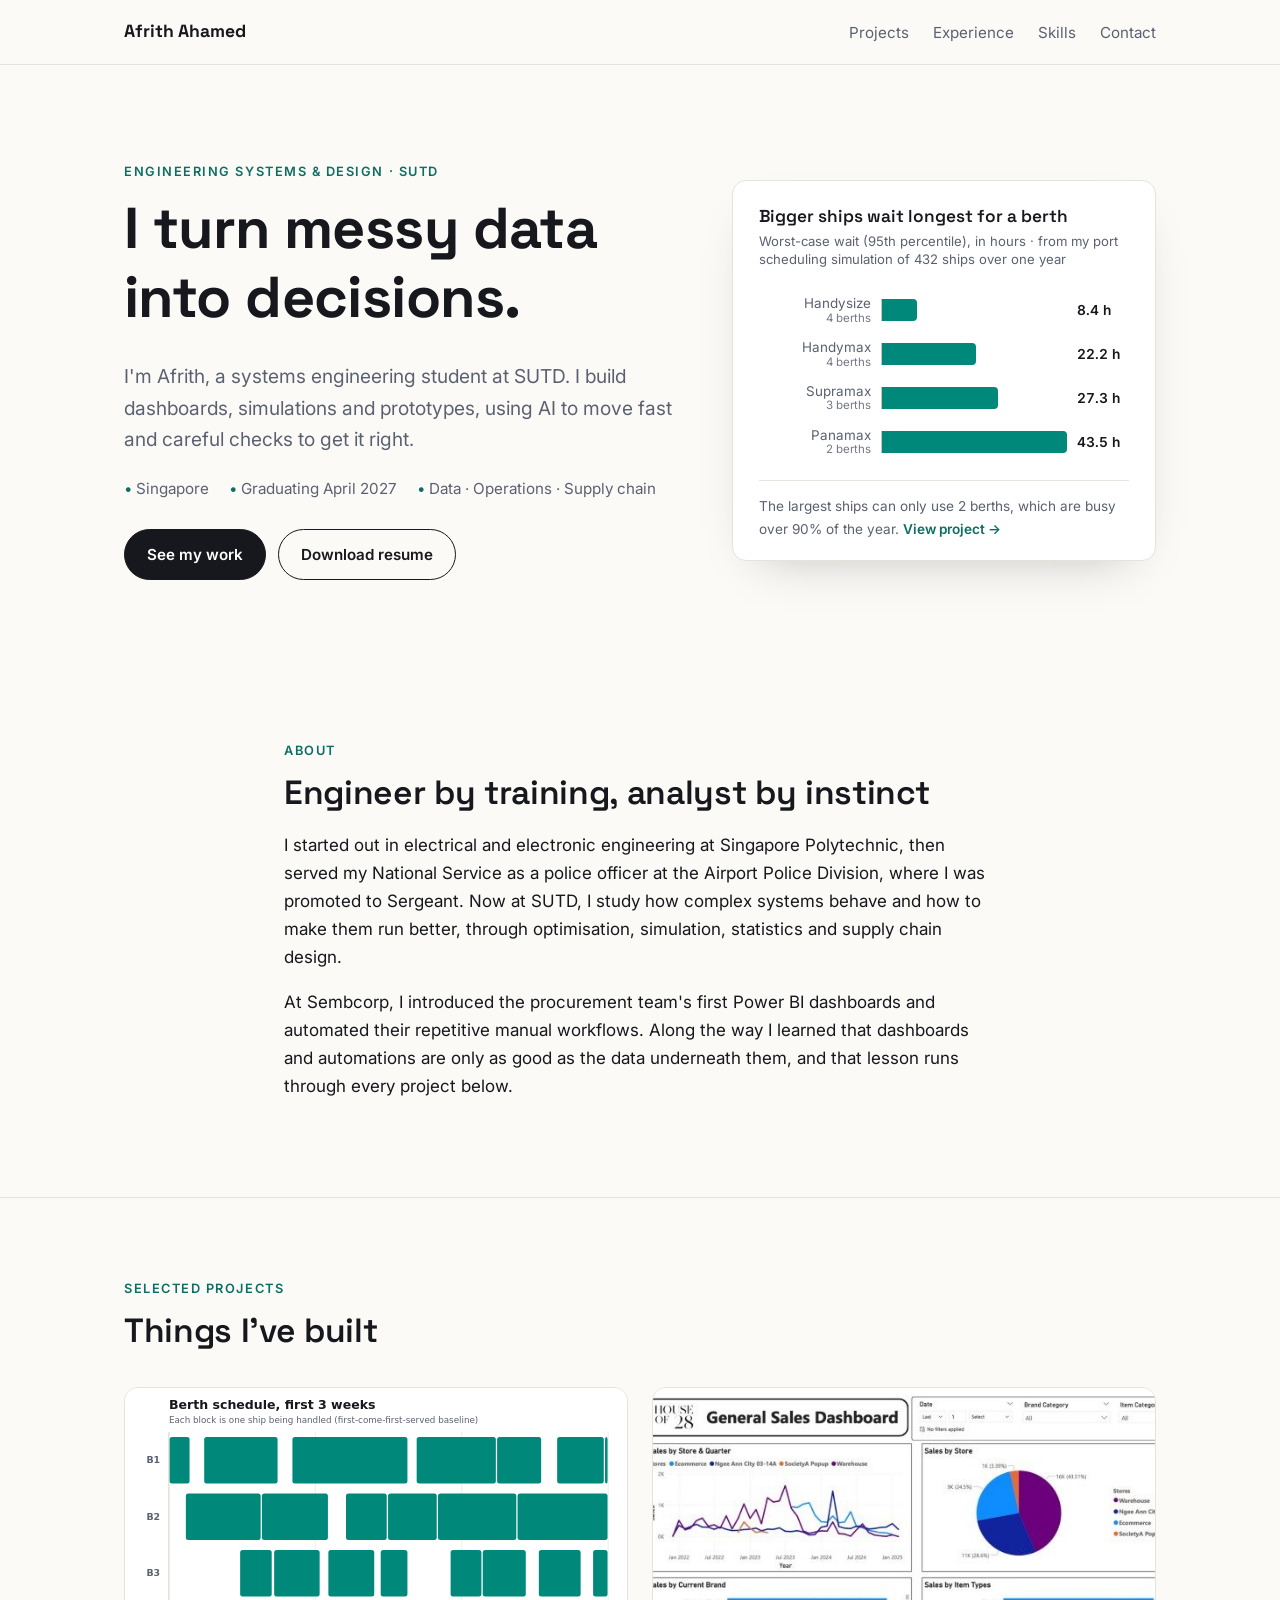
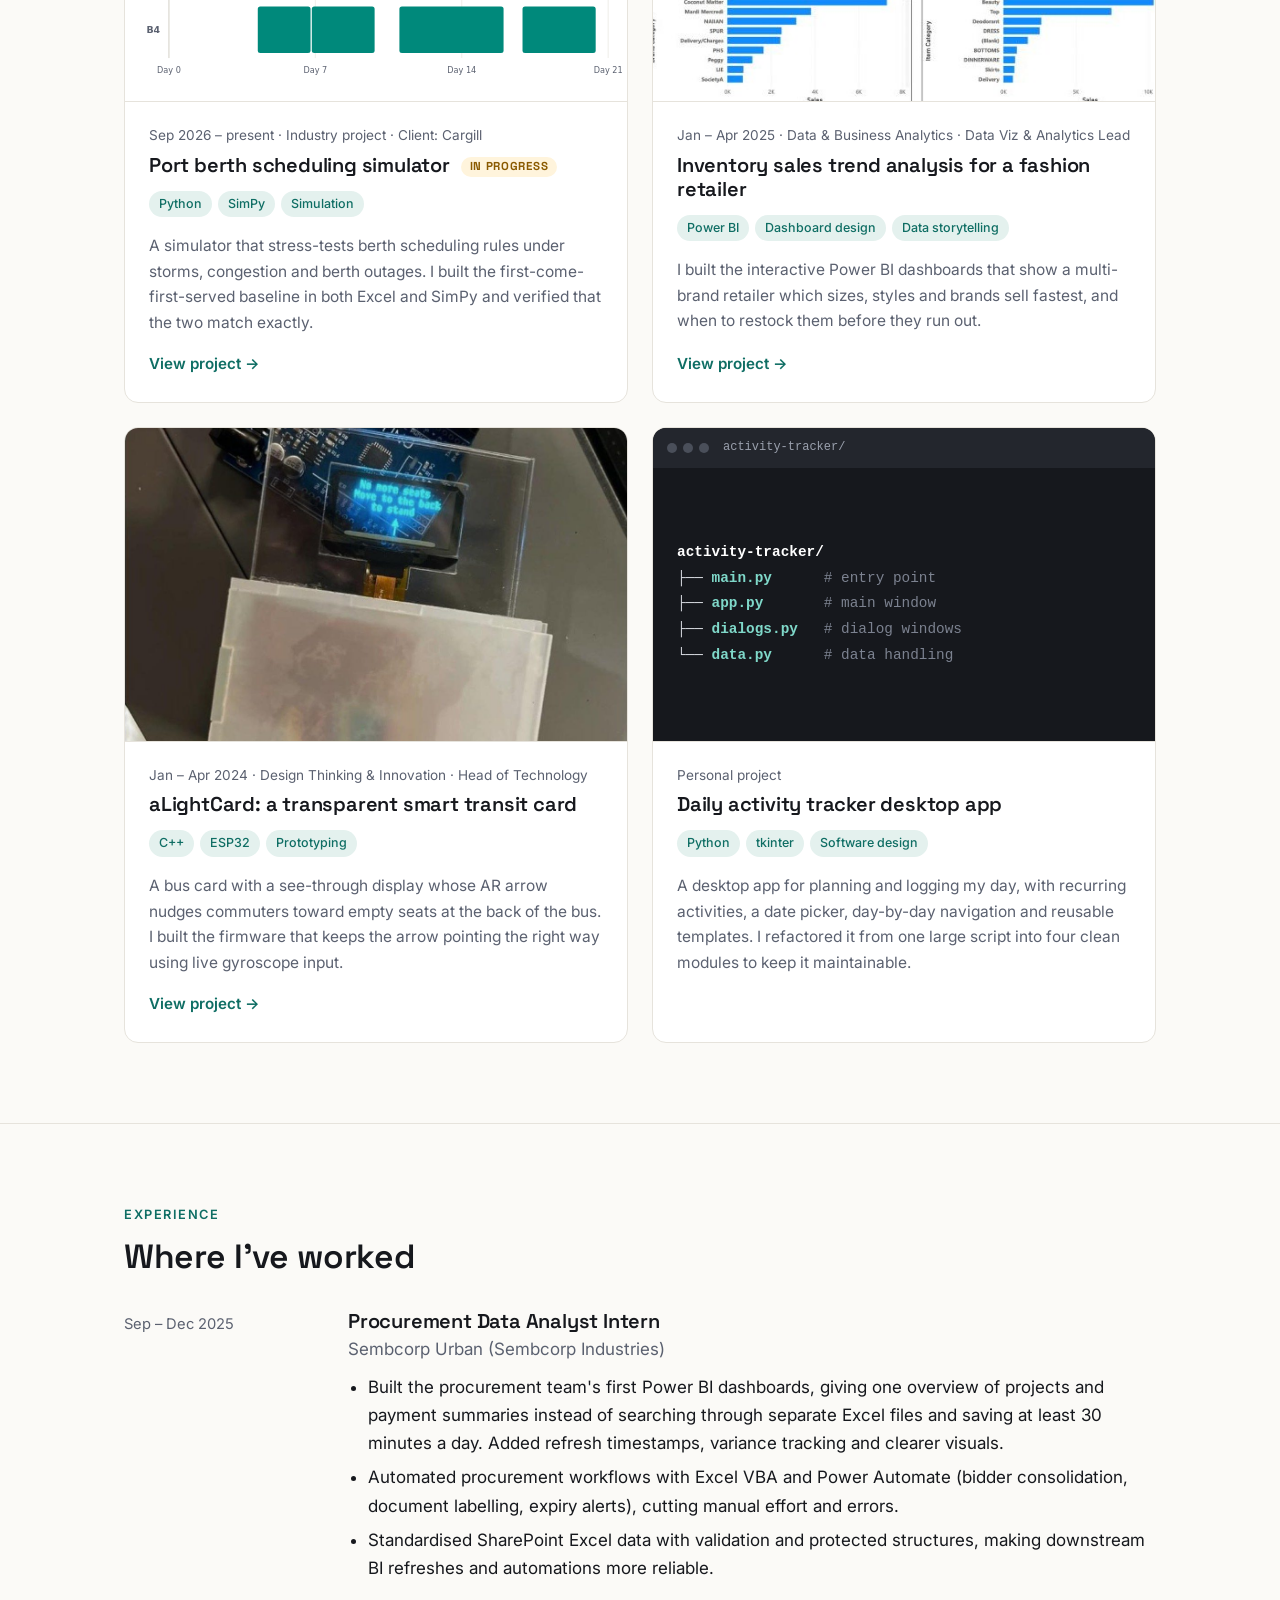
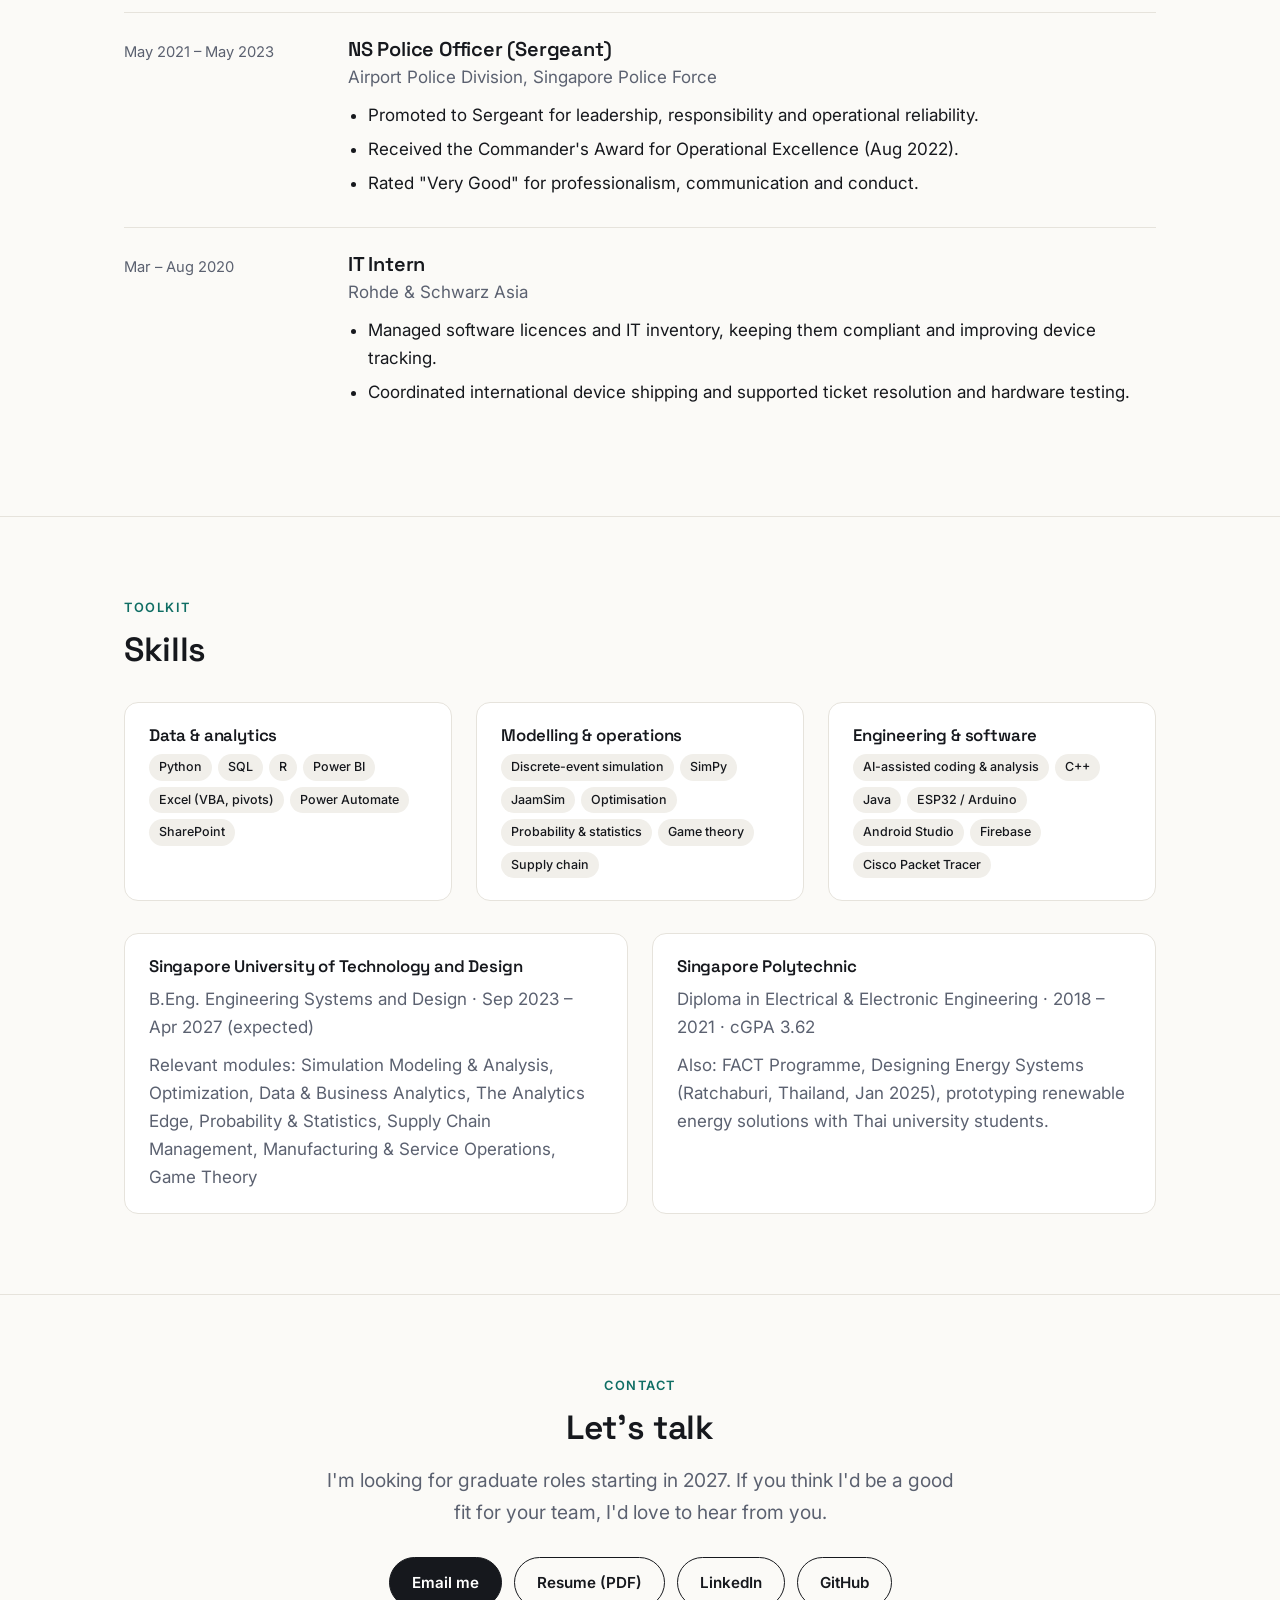
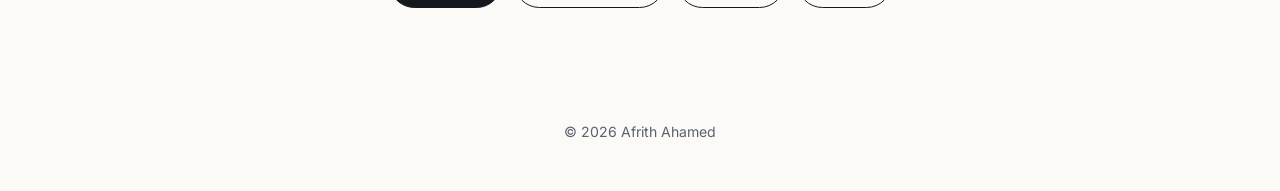
<file: index.html>
<!DOCTYPE html>
<html lang="en">
<head>
  <meta charset="UTF-8">
  <meta name="viewport" content="width=device-width, initial-scale=1.0">
  <title>Afrith Ahamed | Engineering Systems & Design, SUTD</title>
  <meta name="description" content="Portfolio of Afrith Ahamed, Engineering Systems and Design student at SUTD: data analytics, simulation and hardware prototyping projects.">
  <link rel="preconnect" href="https://fonts.googleapis.com">
  <link rel="preconnect" href="https://fonts.gstatic.com" crossorigin>
  <link href="https://fonts.googleapis.com/css2?family=Inter:wght@400;500;600;700&family=Space+Grotesk:wght@500;600;700&display=swap" rel="stylesheet">
  <link rel="stylesheet" href="css/style.css?v=4">
</head>
<body>

<nav class="nav">
  <div class="wrap">
    <a class="brand" href="#top">Afrith Ahamed</a>
    <ul>
      <li><a href="#projects">Projects</a></li>
      <li class="hide-sm"><a href="#experience">Experience</a></li>
      <li class="hide-sm"><a href="#skills">Skills</a></li>
      <li><a href="#contact">Contact</a></li>
    </ul>
  </div>
</nav>

<header class="hero" id="top">
  <div class="wrap">
    <div>
      <span class="eyebrow">Engineering Systems &amp; Design · SUTD</span>
      <h1>I turn messy data into decisions.</h1>
      <p class="lead">I'm Afrith, a systems engineering student at SUTD. I build dashboards, simulations and prototypes, using AI to move fast and careful checks to get it right.</p>
      <div class="meta">
        <span>Singapore</span>
        <span>Graduating April 2027</span>
        <span>Data · Operations · Supply chain</span>
      </div>
      <div class="btns">
        <a class="btn primary" href="#projects">See my work</a>
        <a class="btn" href="assets/Afrith_Ahamed_Resume.pdf" target="_blank" rel="noopener">Download resume</a>
      </div>
    </div>
    <a class="hero-chart" href="projects/port-scheduling-simulator.html" aria-label="Chart: worst-case berth wait by ship size, from my port scheduling simulation. Opens the project page.">
      <div class="hc-title">Bigger ships wait longest for a berth</div>
      <div class="hc-sub">Worst-case wait (95th percentile), in hours · from my port scheduling simulation of 432 ships over one year</div>
      <div class="hc-row" title="Handysize: 8.4 h worst-case wait (1.2 h average) · can use all 4 berths">
        <span class="hc-label">Handysize<small>4 berths</small></span><span class="hc-track"><span class="hc-bar" style="width:19.3%"></span></span><span class="hc-val">8.4 h</span>
      </div>
      <div class="hc-row" title="Handymax: 22.2 h worst-case wait (7.1 h average) · can use all 4 berths">
        <span class="hc-label">Handymax<small>4 berths</small></span><span class="hc-track"><span class="hc-bar" style="width:51.0%"></span></span><span class="hc-val">22.2 h</span>
      </div>
      <div class="hc-row" title="Supramax / Ultramax: 27.3 h worst-case wait (7.0 h average) · can use 3 berths">
        <span class="hc-label">Supramax<small>3 berths</small></span><span class="hc-track"><span class="hc-bar" style="width:62.8%"></span></span><span class="hc-val">27.3 h</span>
      </div>
      <div class="hc-row" title="Panamax / Kamsarmax: 43.5 h worst-case wait (11.6 h average) · can use only 2 berths">
        <span class="hc-label">Panamax<small>2 berths</small></span><span class="hc-track"><span class="hc-bar" style="width:100%"></span></span><span class="hc-val">43.5 h</span>
      </div>
      <div class="hc-foot">The largest ships can only use 2 berths, which are busy over 90% of the year. <b>View project →</b></div>
    </a>
  </div>
</header>

<section id="about">
  <div class="wrap narrow">
    <span class="eyebrow">About</span>
    <h2>Engineer by training, analyst by instinct</h2>
    <p>I started out in electrical and electronic engineering at Singapore Polytechnic, then served my National Service as a police officer at the Airport Police Division, where I was promoted to Sergeant. Now at SUTD, I study how complex systems behave and how to make them run better, through optimisation, simulation, statistics and supply chain design.</p>
    <p>At Sembcorp, I introduced the procurement team's first Power BI dashboards and automated their repetitive manual workflows. Along the way I learned that dashboards and automations are only as good as the data underneath them, and that lesson runs through every project below.</p>
  </div>
</section>

<section id="projects">
  <div class="wrap">
    <span class="eyebrow">Selected projects</span>
    <h2>Things I've built</h2>

    <div class="grid">
      <a class="card" href="projects/port-scheduling-simulator.html">
        <img src="assets/img/port-gantt.svg" alt="Berth schedule graphic: blocks showing ships being handled at four berths over three weeks" loading="lazy">
        <div class="body">
          <div class="when">Sep 2026 – present · Industry project · Client: Cargill</div>
          <h3>Port berth scheduling simulator <span class="badge">In progress</span></h3>
          <ul class="tags"><li>Python</li><li>SimPy</li><li>Simulation</li></ul>
          <p>A simulator that stress-tests berth scheduling rules under storms, congestion and berth outages. I built the first-come-first-served baseline in both Excel and SimPy and verified that the two match exactly.</p>
          <span class="more">View project →</span>
        </div>
      </a>

      <a class="card" href="projects/inventory-analytics.html">
        <img src="assets/img/dba-dashboard.jpg" alt="General Sales Dashboard built in Power BI for House of 28" loading="lazy">
        <div class="body">
          <div class="when">Jan – Apr 2025 · Data &amp; Business Analytics · Data Viz &amp; Analytics Lead</div>
          <h3>Inventory sales trend analysis for a fashion retailer</h3>
          <ul class="tags"><li>Power BI</li><li>Dashboard design</li><li>Data storytelling</li></ul>
          <p>I built the interactive Power BI dashboards that show a multi-brand retailer which sizes, styles and brands sell fastest, and when to restock them before they run out.</p>
          <span class="more">View project →</span>
        </div>
      </a>

      <a class="card" href="projects/alightcard.html">
        <img src="assets/img/alight-arduino.jpg" alt="aLightCard prototype showing a glowing 'move to the back' message on its transparent display" loading="lazy">
        <div class="body">
          <div class="when">Jan – Apr 2024 · Design Thinking &amp; Innovation · Head of Technology</div>
          <h3>aLightCard: a transparent smart transit card</h3>
          <ul class="tags"><li>C++</li><li>ESP32</li><li>Prototyping</li></ul>
          <p>A bus card with a see-through display whose AR arrow nudges commuters toward empty seats at the back of the bus. I built the firmware that keeps the arrow pointing the right way using live gyroscope input.</p>
          <span class="more">View project →</span>
        </div>
      </a>

      <div class="card">
        <div class="code-thumb" aria-hidden="true">
          <div class="ct-bar"><i></i><i></i><i></i><span>activity-tracker/</span></div>
          <pre><span class="ct-dir">activity-tracker/</span>
├── <b>main.py</b>      <span class="ct-c"># entry point</span>
├── <b>app.py</b>       <span class="ct-c"># main window</span>
├── <b>dialogs.py</b>   <span class="ct-c"># dialog windows</span>
└── <b>data.py</b>      <span class="ct-c"># data handling</span></pre>
        </div>
        <div class="body">
          <div class="when">Personal project</div>
          <h3>Daily activity tracker desktop app</h3>
          <ul class="tags"><li>Python</li><li>tkinter</li><li>Software design</li></ul>
          <p>A desktop app for planning and logging my day, with recurring activities, a date picker, day-by-day navigation and reusable templates. I refactored it from one large script into four clean modules to keep it maintainable.</p>
        </div>
      </div>
    </div>
  </div>
</section>

<section id="experience">
  <div class="wrap">
    <span class="eyebrow">Experience</span>
    <h2>Where I've worked</h2>
    <div class="timeline">
      <div class="job">
        <div class="date">Sep – Dec 2025</div>
        <div>
          <h3>Procurement Data Analyst Intern</h3>
          <div class="org">Sembcorp Urban (Sembcorp Industries)</div>
          <ul>
            <li>Built the procurement team's first Power BI dashboards, giving one overview of projects and payment summaries instead of searching through separate Excel files and saving at least 30 minutes a day. Added refresh timestamps, variance tracking and clearer visuals.</li>
            <li>Automated procurement workflows with Excel VBA and Power Automate (bidder consolidation, document labelling, expiry alerts), cutting manual effort and errors.</li>
            <li>Standardised SharePoint Excel data with validation and protected structures, making downstream BI refreshes and automations more reliable.</li>
          </ul>
        </div>
      </div>
      <div class="job">
        <div class="date">May 2021 – May 2023</div>
        <div>
          <h3>NS Police Officer (Sergeant)</h3>
          <div class="org">Airport Police Division, Singapore Police Force</div>
          <ul>
            <li>Promoted to Sergeant for leadership, responsibility and operational reliability.</li>
            <li>Received the Commander's Award for Operational Excellence (Aug 2022).</li>
            <li>Rated "Very Good" for professionalism, communication and conduct.</li>
          </ul>
        </div>
      </div>
      <div class="job">
        <div class="date">Mar – Aug 2020</div>
        <div>
          <h3>IT Intern</h3>
          <div class="org">Rohde &amp; Schwarz Asia</div>
          <ul>
            <li>Managed software licences and IT inventory, keeping them compliant and improving device tracking.</li>
            <li>Coordinated international device shipping and supported ticket resolution and hardware testing.</li>
          </ul>
        </div>
      </div>
    </div>
  </div>
</section>

<section id="skills">
  <div class="wrap">
    <span class="eyebrow">Toolkit</span>
    <h2>Skills</h2>
    <div class="skills">
      <div class="skill-box">
        <h3>Data &amp; analytics</h3>
        <ul class="tags"><li>Python</li><li>SQL</li><li>R</li><li>Power BI</li><li>Excel (VBA, pivots)</li><li>Power Automate</li><li>SharePoint</li></ul>
      </div>
      <div class="skill-box">
        <h3>Modelling &amp; operations</h3>
        <ul class="tags"><li>Discrete-event simulation</li><li>SimPy</li><li>JaamSim</li><li>Optimisation</li><li>Probability &amp; statistics</li><li>Game theory</li><li>Supply chain</li></ul>
      </div>
      <div class="skill-box">
        <h3>Engineering &amp; software</h3>
        <ul class="tags"><li>AI-assisted coding &amp; analysis</li><li>C++</li><li>Java</li><li>ESP32 / Arduino</li><li>Android Studio</li><li>Firebase</li><li>Cisco Packet Tracer</li></ul>
      </div>
    </div>

    <div class="edu">
      <div class="skill-box">
        <h3>Singapore University of Technology and Design</h3>
        <p>B.Eng. Engineering Systems and Design · Sep 2023 – Apr 2027 (expected)</p>
        <p style="margin-top:10px">Relevant modules: Simulation Modeling &amp; Analysis, Optimization, Data &amp; Business Analytics, The Analytics Edge, Probability &amp; Statistics, Supply Chain Management, Manufacturing &amp; Service Operations, Game Theory</p>
      </div>
      <div class="skill-box">
        <h3>Singapore Polytechnic</h3>
        <p>Diploma in Electrical &amp; Electronic Engineering · 2018 – 2021 · cGPA 3.62</p>
        <p style="margin-top:10px">Also: FACT Programme, Designing Energy Systems (Ratchaburi, Thailand, Jan 2025), prototyping renewable energy solutions with Thai university students.</p>
      </div>
    </div>
  </div>
</section>

<section id="contact" class="contact">
  <div class="wrap">
    <span class="eyebrow">Contact</span>
    <h2>Let's talk</h2>
    <p class="lead">I'm looking for graduate roles starting in 2027. If you think I'd be a good fit for your team, I'd love to hear from you.</p>
    <div class="btns">
      <a class="btn primary" href="mailto:afrithahamed168@gmail.com">Email me</a>
      <a class="btn" href="assets/Afrith_Ahamed_Resume.pdf" target="_blank" rel="noopener">Resume (PDF)</a>
      <a class="btn" href="https://www.linkedin.com/in/afrith-ahamed/" target="_blank" rel="noopener">LinkedIn</a>
      <a class="btn" href="https://github.com/afrithahamed168-code" target="_blank" rel="noopener">GitHub</a>
    </div>
  </div>
</section>

<footer>
  <div class="wrap">© 2026 Afrith Ahamed</div>
</footer>

</body>
</html>
</file>
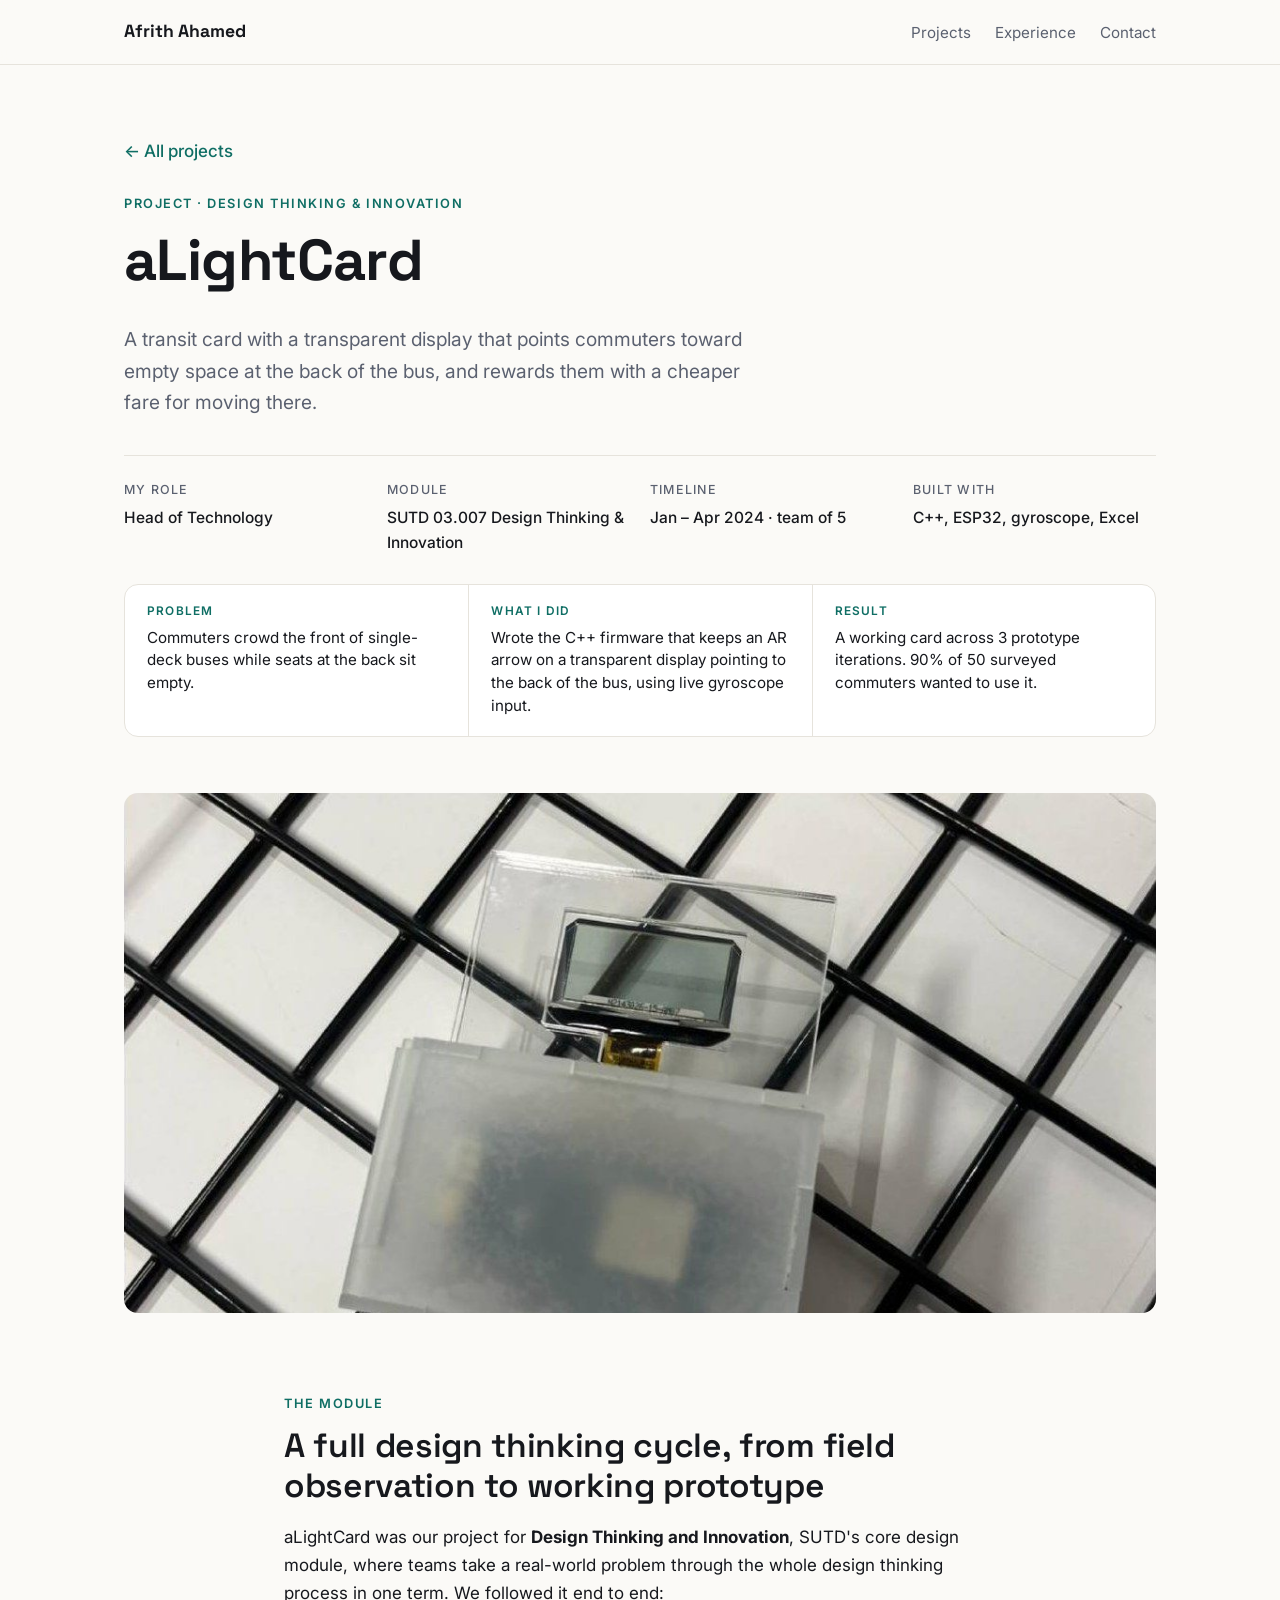
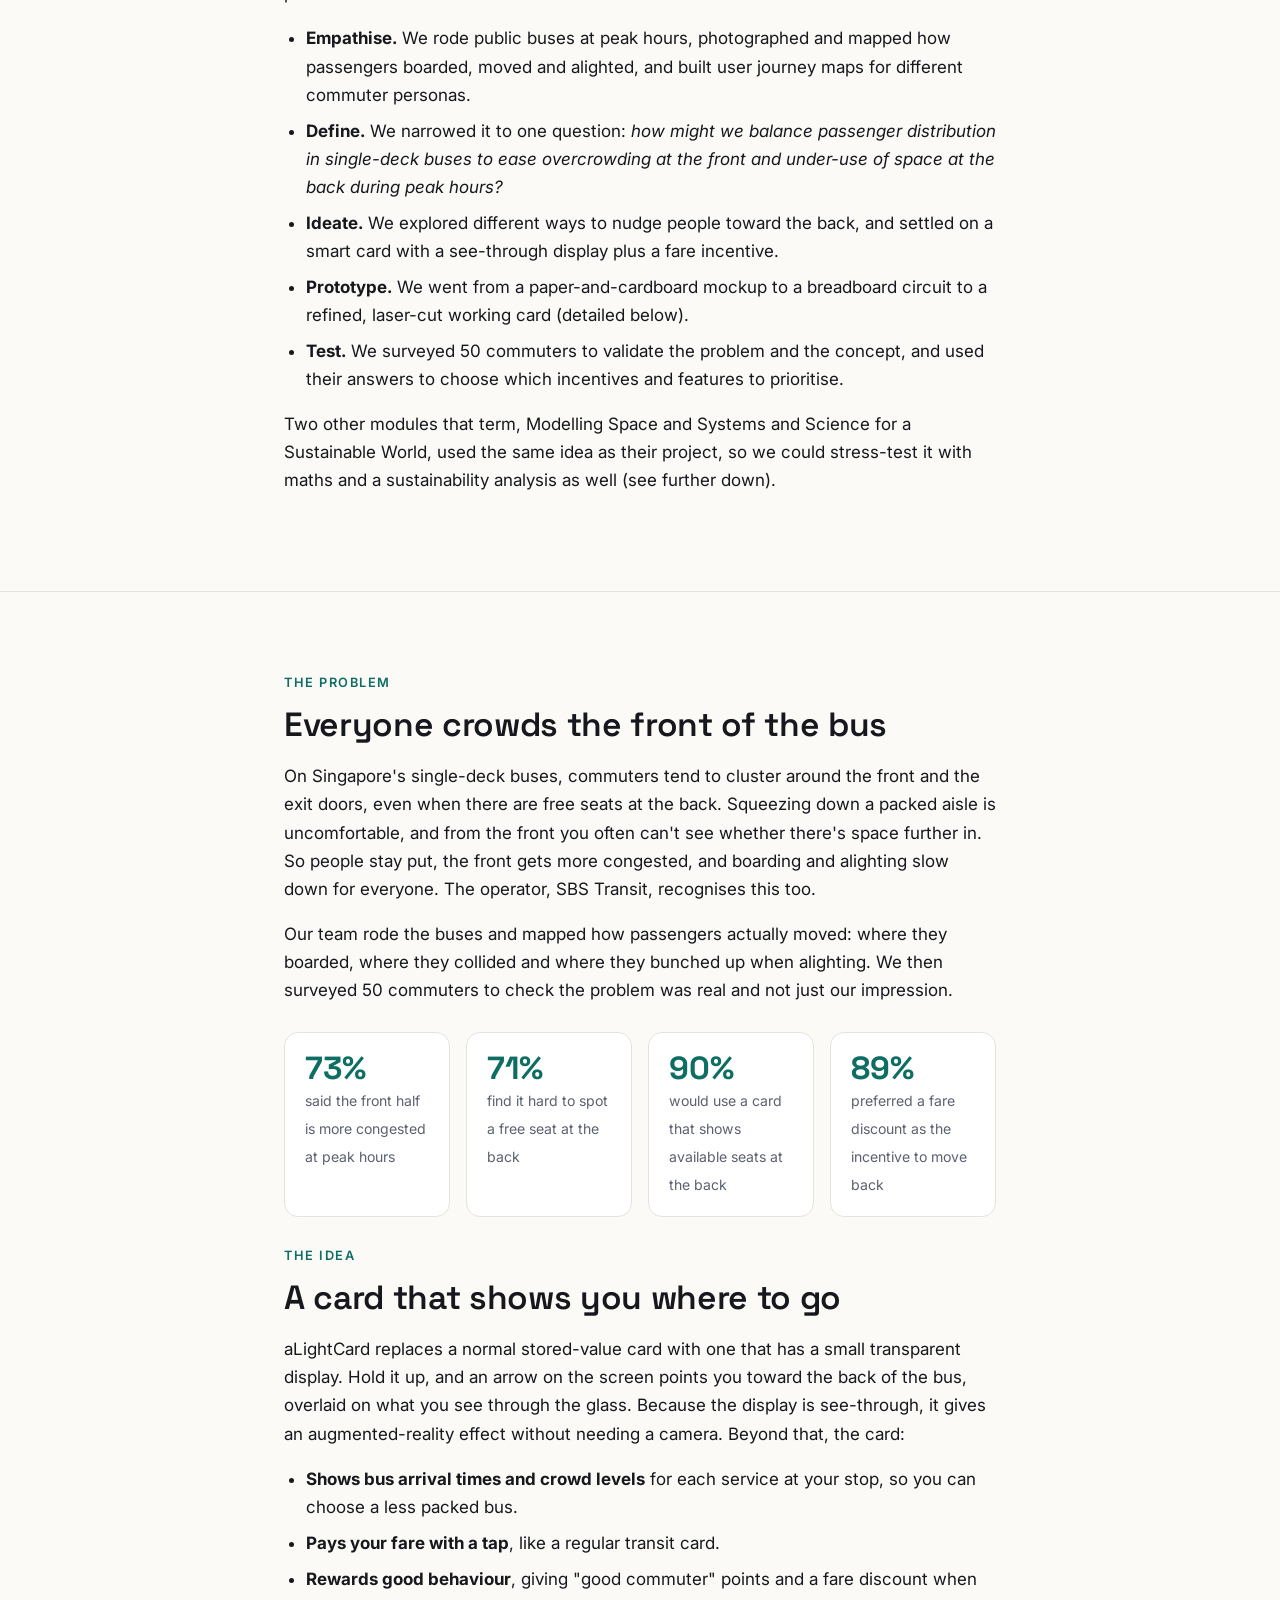
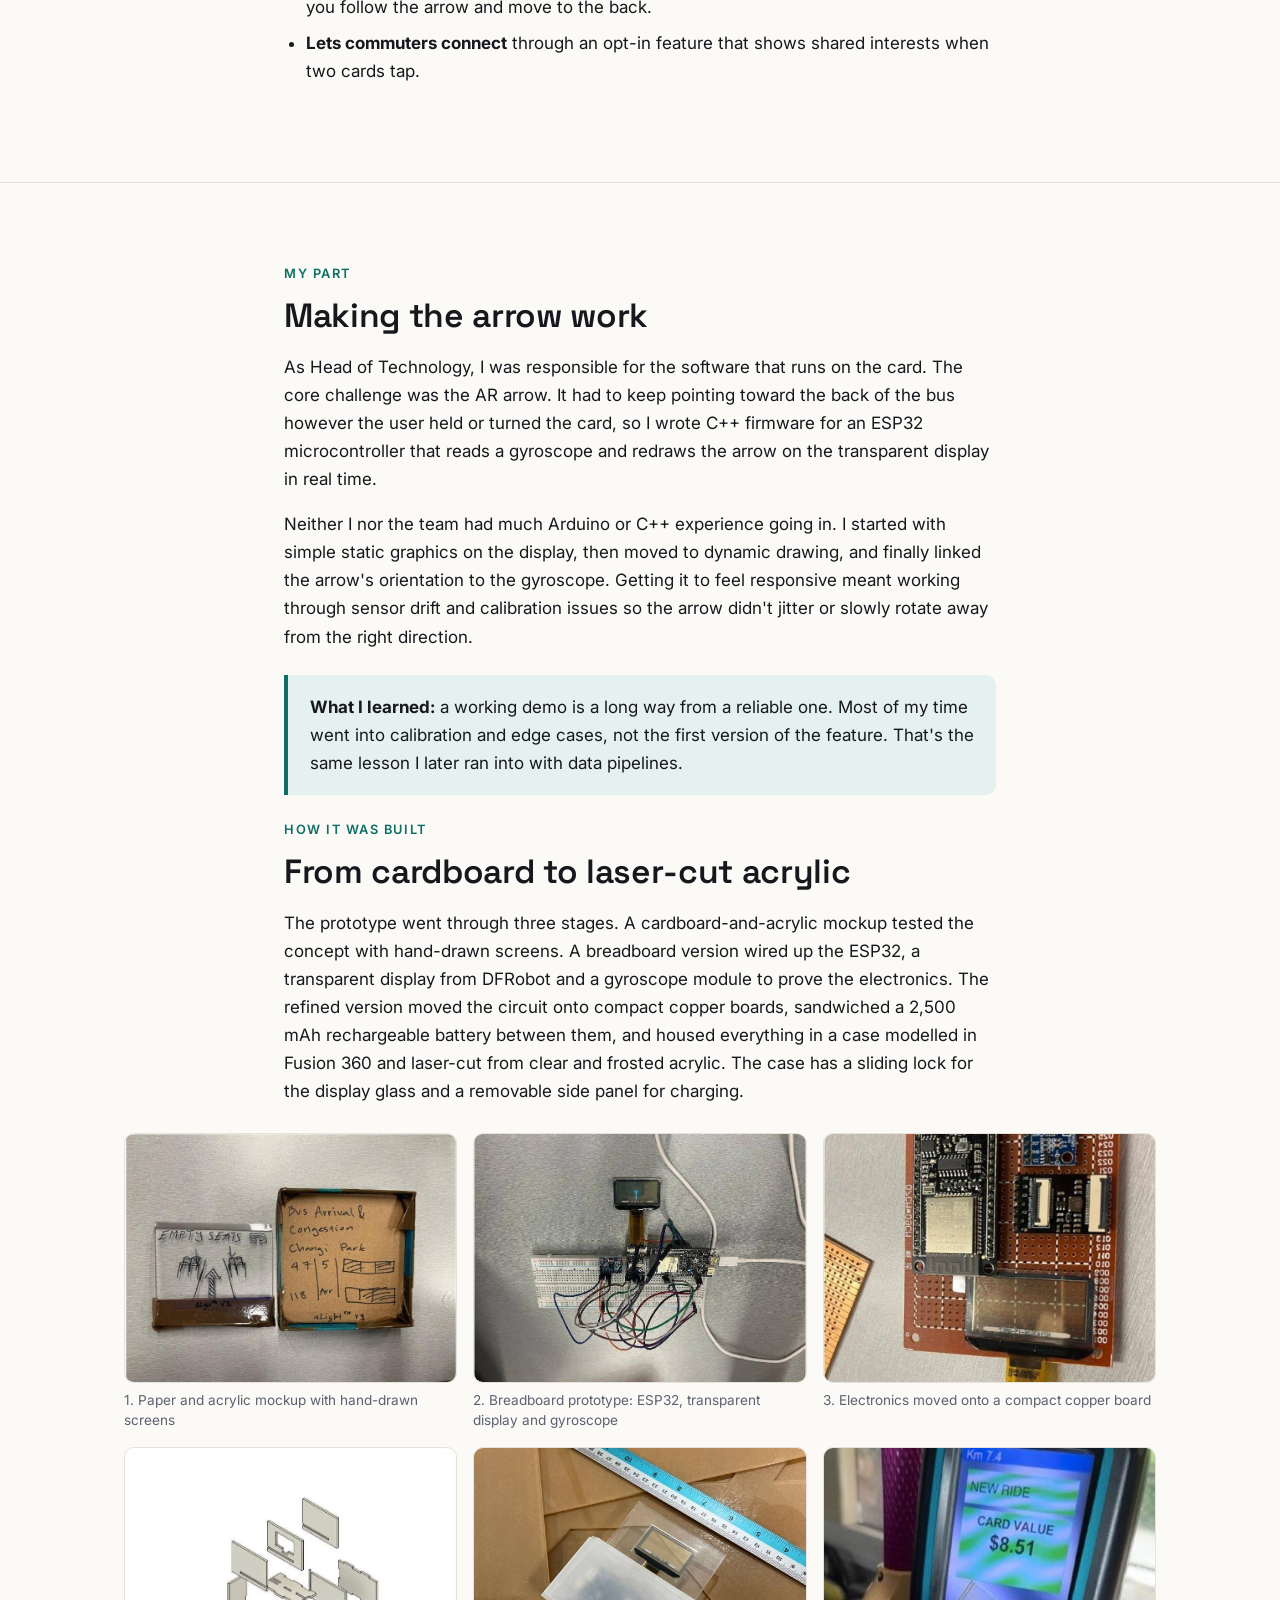
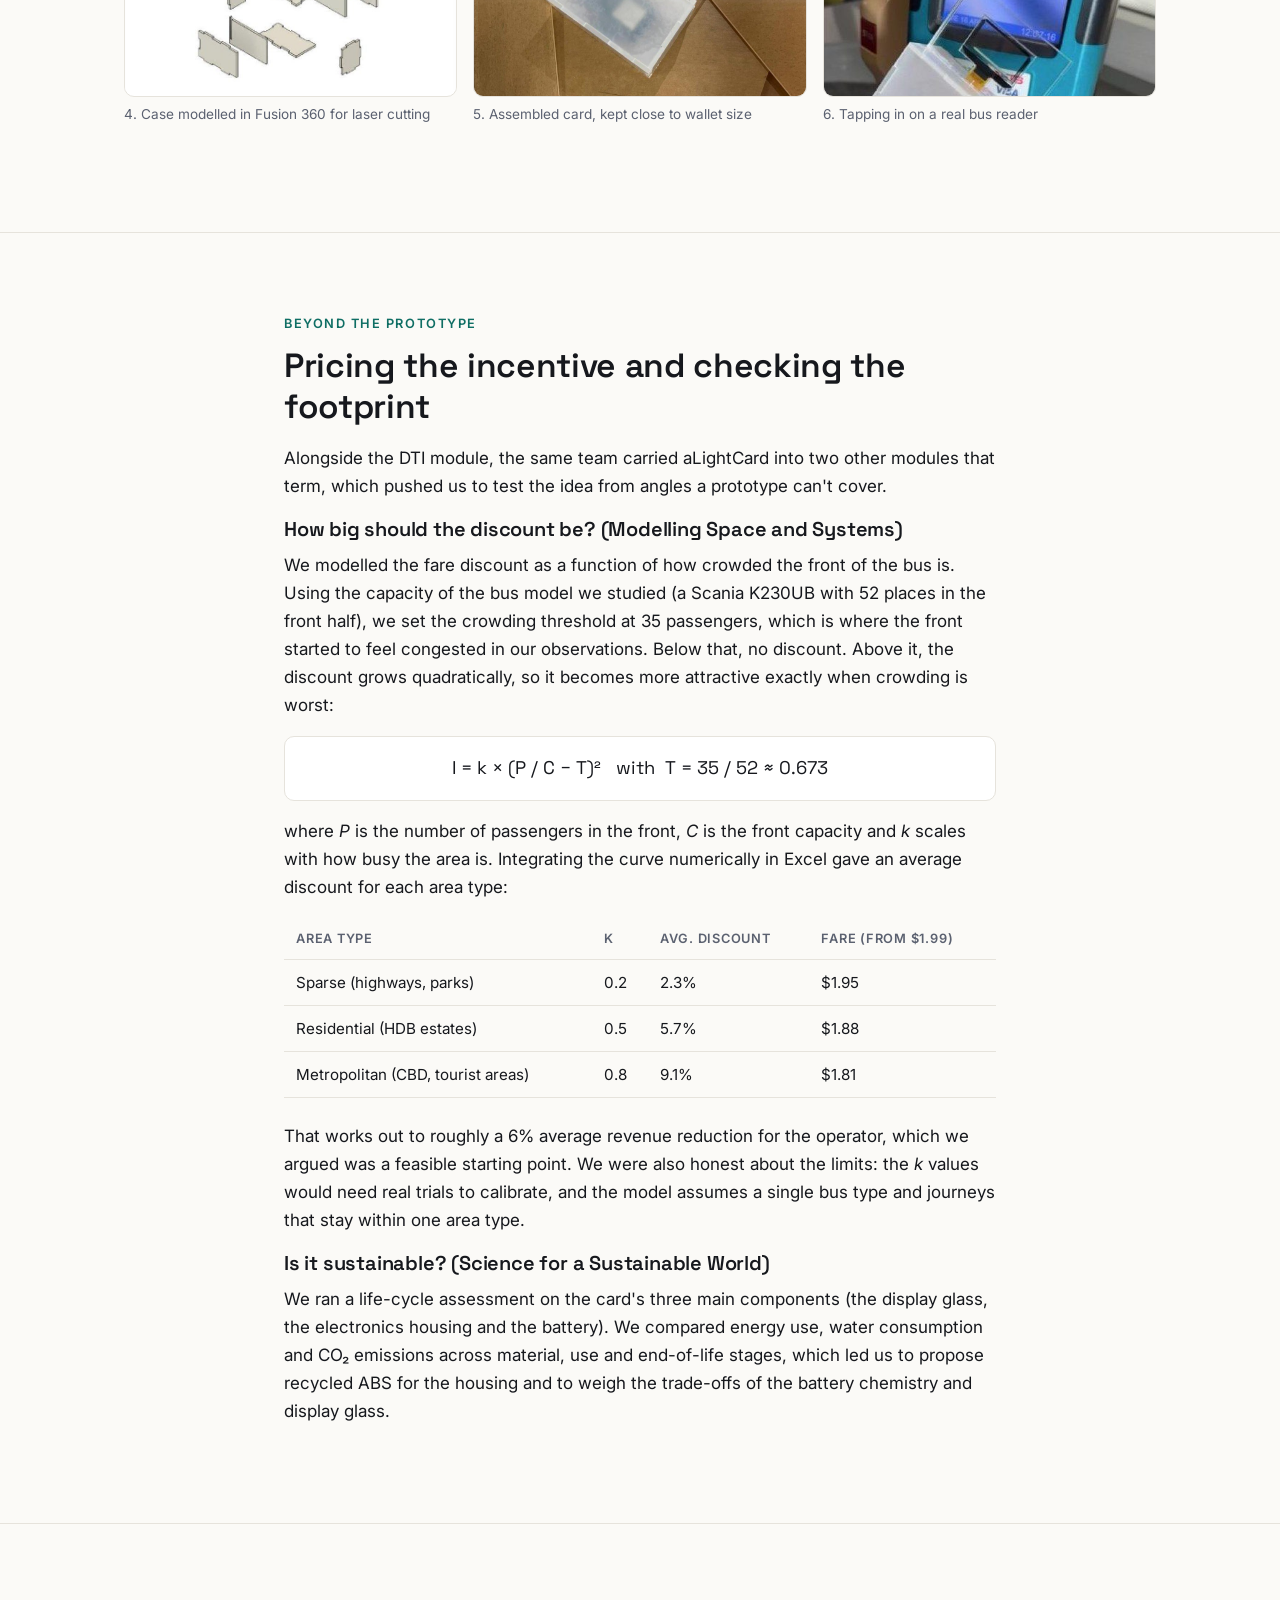
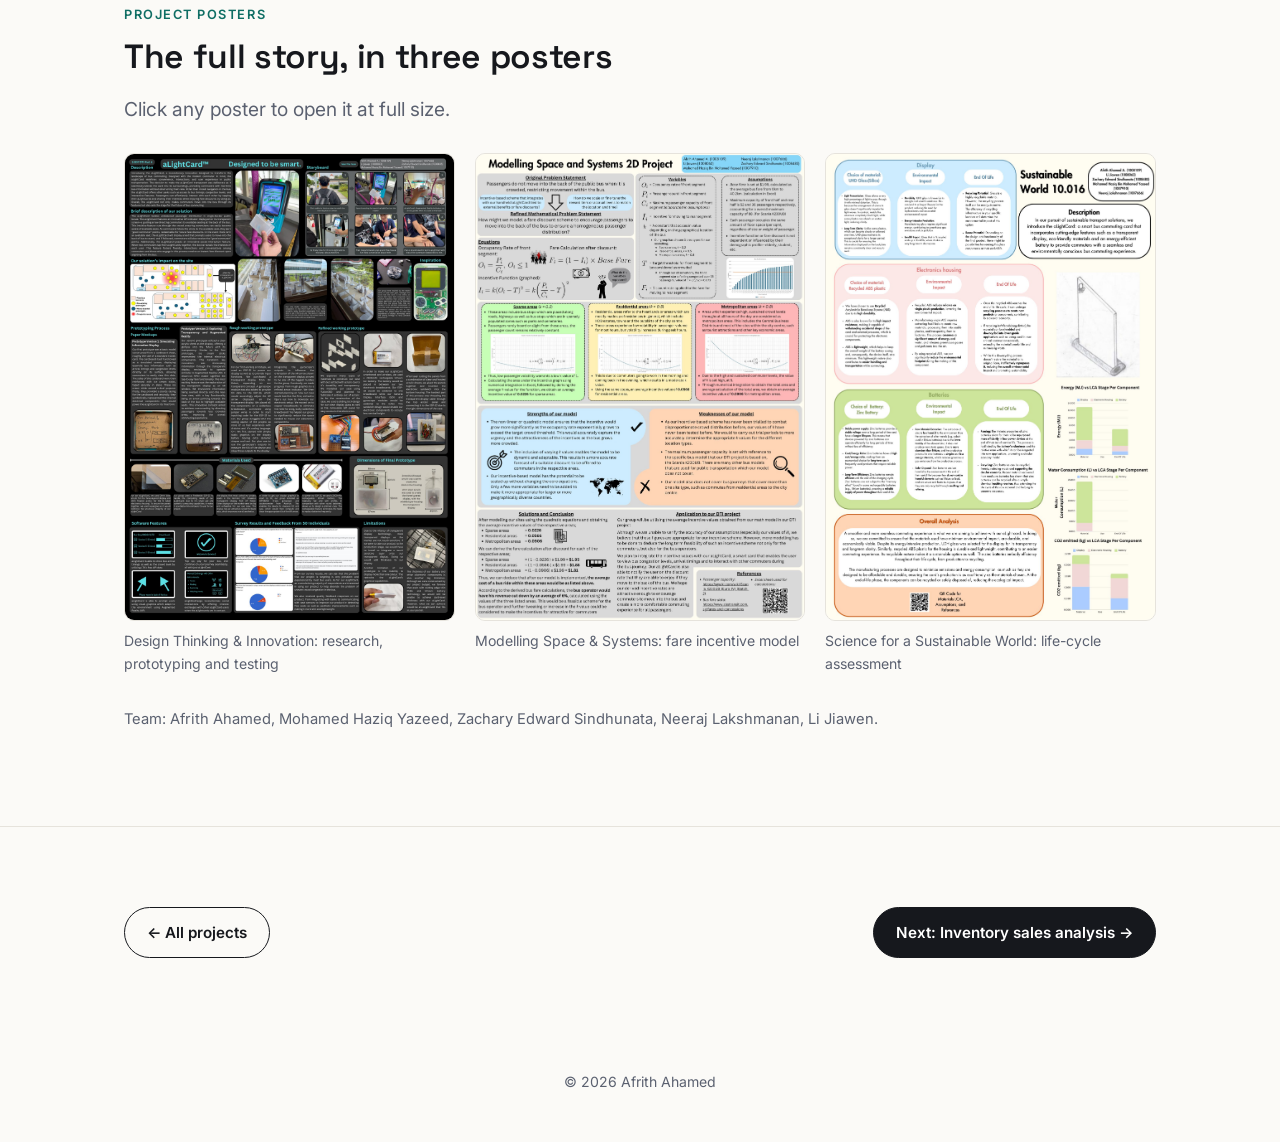
<file: projects/alightcard.html>
<!DOCTYPE html>
<html lang="en">
<head>
  <meta charset="UTF-8">
  <meta name="viewport" content="width=device-width, initial-scale=1.0">
  <title>aLightCard | Afrith Ahamed</title>
  <meta name="description" content="Project: aLightCard, a transparent smart transit card prototype that uses an AR arrow to balance passenger crowding on buses.">
  <link rel="preconnect" href="https://fonts.googleapis.com">
  <link rel="preconnect" href="https://fonts.gstatic.com" crossorigin>
  <link href="https://fonts.googleapis.com/css2?family=Inter:wght@400;500;600;700&family=Space+Grotesk:wght@500;600;700&display=swap" rel="stylesheet">
  <link rel="stylesheet" href="../css/style.css?v=4">
</head>
<body>

<nav class="nav">
  <div class="wrap">
    <a class="brand" href="../index.html">Afrith Ahamed</a>
    <ul>
      <li><a href="../index.html#projects">Projects</a></li>
      <li class="hide-sm"><a href="../index.html#experience">Experience</a></li>
      <li><a href="../index.html#contact">Contact</a></li>
    </ul>
  </div>
</nav>

<header class="case-hero">
  <div class="wrap">
    <a class="back" href="../index.html#projects">← All projects</a>
    <span class="eyebrow">Project · Design Thinking &amp; Innovation</span>
    <h1>aLightCard</h1>
    <p class="lead">A transit card with a transparent display that points commuters toward empty space at the back of the bus, and rewards them with a cheaper fare for moving there.</p>
    <div class="facts">
      <div><span>My role</span>Head of Technology</div>
      <div><span>Module</span>SUTD 03.007 Design Thinking &amp; Innovation</div>
      <div><span>Timeline</span>Jan – Apr 2024 · team of 5</div>
      <div><span>Built with</span>C++, ESP32, gyroscope, Excel</div>
    </div>
    <div class="glance">
      <div><span>Problem</span>Commuters crowd the front of single-deck buses while seats at the back sit empty.</div>
      <div><span>What I did</span>Wrote the C++ firmware that keeps an AR arrow on a transparent display pointing to the back of the bus, using live gyroscope input.</div>
      <div><span>Result</span>A working card across 3 prototype iterations. 90% of 50 surveyed commuters wanted to use it.</div>
    </div>
  </div>
</header>

<div class="wrap">
  <div class="cover"><img src="../assets/img/alight-gridcard.jpg" alt="Final aLightCard prototype on a wire grid"></div>
</div>

<section>
  <div class="wrap prose">
    <span class="eyebrow">The module</span>
    <h2>A full design thinking cycle, from field observation to working prototype</h2>
    <p>aLightCard was our project for <b>Design Thinking and Innovation</b>, SUTD's core design module, where teams take a real-world problem through the whole design thinking process in one term. We followed it end to end:</p>
    <ul>
      <li><b>Empathise.</b> We rode public buses at peak hours, photographed and mapped how passengers boarded, moved and alighted, and built user journey maps for different commuter personas.</li>
      <li><b>Define.</b> We narrowed it to one question: <i>how might we balance passenger distribution in single-deck buses to ease overcrowding at the front and under-use of space at the back during peak hours?</i></li>
      <li><b>Ideate.</b> We explored different ways to nudge people toward the back, and settled on a smart card with a see-through display plus a fare incentive.</li>
      <li><b>Prototype.</b> We went from a paper-and-cardboard mockup to a breadboard circuit to a refined, laser-cut working card (detailed below).</li>
      <li><b>Test.</b> We surveyed 50 commuters to validate the problem and the concept, and used their answers to choose which incentives and features to prioritise.</li>
    </ul>
    <p>Two other modules that term, Modelling Space and Systems and Science for a Sustainable World, used the same idea as their project, so we could stress-test it with maths and a sustainability analysis as well (see further down).</p>
  </div>
</section>

<section>
  <div class="wrap prose">
    <span class="eyebrow">The problem</span>
    <h2>Everyone crowds the front of the bus</h2>
    <p>On Singapore's single-deck buses, commuters tend to cluster around the front and the exit doors, even when there are free seats at the back. Squeezing down a packed aisle is uncomfortable, and from the front you often can't see whether there's space further in. So people stay put, the front gets more congested, and boarding and alighting slow down for everyone. The operator, SBS Transit, recognises this too.</p>
    <p>Our team rode the buses and mapped how passengers actually moved: where they boarded, where they collided and where they bunched up when alighting. We then surveyed 50 commuters to check the problem was real and not just our impression.</p>

    <div class="stats">
      <div class="stat"><b>73%</b><span>said the front half is more congested at peak hours</span></div>
      <div class="stat"><b>71%</b><span>find it hard to spot a free seat at the back</span></div>
      <div class="stat"><b>90%</b><span>would use a card that shows available seats at the back</span></div>
      <div class="stat"><b>89%</b><span>preferred a fare discount as the incentive to move back</span></div>
    </div>

    <span class="eyebrow">The idea</span>
    <h2>A card that shows you where to go</h2>
    <p>aLightCard replaces a normal stored-value card with one that has a small transparent display. Hold it up, and an arrow on the screen points you toward the back of the bus, overlaid on what you see through the glass. Because the display is see-through, it gives an augmented-reality effect without needing a camera. Beyond that, the card:</p>
    <ul>
      <li><b>Shows bus arrival times and crowd levels</b> for each service at your stop, so you can choose a less packed bus.</li>
      <li><b>Pays your fare with a tap</b>, like a regular transit card.</li>
      <li><b>Rewards good behaviour</b>, giving "good commuter" points and a fare discount when you follow the arrow and move to the back.</li>
      <li><b>Lets commuters connect</b> through an opt-in feature that shows shared interests when two cards tap.</li>
    </ul>
  </div>
</section>

<section>
  <div class="wrap prose">
    <span class="eyebrow">My part</span>
    <h2>Making the arrow work</h2>
    <p>As Head of Technology, I was responsible for the software that runs on the card. The core challenge was the AR arrow. It had to keep pointing toward the back of the bus however the user held or turned the card, so I wrote C++ firmware for an ESP32 microcontroller that reads a gyroscope and redraws the arrow on the transparent display in real time.</p>
    <p>Neither I nor the team had much Arduino or C++ experience going in. I started with simple static graphics on the display, then moved to dynamic drawing, and finally linked the arrow's orientation to the gyroscope. Getting it to feel responsive meant working through sensor drift and calibration issues so the arrow didn't jitter or slowly rotate away from the right direction.</p>

    <div class="callout">
      <p><b>What I learned:</b> a working demo is a long way from a reliable one. Most of my time went into calibration and edge cases, not the first version of the feature. That's the same lesson I later ran into with data pipelines.</p>
    </div>

    <span class="eyebrow">How it was built</span>
    <h2>From cardboard to laser-cut acrylic</h2>
    <p>The prototype went through three stages. A cardboard-and-acrylic mockup tested the concept with hand-drawn screens. A breadboard version wired up the ESP32, a transparent display from DFRobot and a gyroscope module to prove the electronics. The refined version moved the circuit onto compact copper boards, sandwiched a 2,500 mAh rechargeable battery between them, and housed everything in a case modelled in Fusion 360 and laser-cut from clear and frosted acrylic. The case has a sliding lock for the display glass and a removable side panel for charging.</p>
  </div>
  <div class="wrap">
    <div class="gallery">
      <figure><img src="../assets/img/alight-mockup.jpg" alt="Cardboard and acrylic mockup with hand-drawn screens" loading="lazy"><figcaption>1. Paper and acrylic mockup with hand-drawn screens</figcaption></figure>
      <figure><img src="../assets/img/alight-rough.jpg" alt="Breadboard prototype with ESP32, display and gyroscope" loading="lazy"><figcaption>2. Breadboard prototype: ESP32, transparent display and gyroscope</figcaption></figure>
      <figure><img src="../assets/img/alight-pcb.jpg" alt="Electronics soldered onto a compact copper board" loading="lazy"><figcaption>3. Electronics moved onto a compact copper board</figcaption></figure>
      <figure><img class="contain" src="../assets/img/alight-cad.jpg" alt="Exploded CAD view of the acrylic case" loading="lazy"><figcaption>4. Case modelled in Fusion 360 for laser cutting</figcaption></figure>
      <figure><img src="../assets/img/alight-ruler.jpg" alt="Assembled prototype next to a ruler" loading="lazy"><figcaption>5. Assembled card, kept close to wallet size</figcaption></figure>
      <figure><img src="../assets/img/alight-tap.jpg" alt="aLightCard being tapped on a bus card reader" loading="lazy" style="object-position: center 30%"><figcaption>6. Tapping in on a real bus reader</figcaption></figure>
    </div>
  </div>
</section>

<section>
  <div class="wrap prose">
    <span class="eyebrow">Beyond the prototype</span>
    <h2>Pricing the incentive and checking the footprint</h2>
    <p>Alongside the DTI module, the same team carried aLightCard into two other modules that term, which pushed us to test the idea from angles a prototype can't cover.</p>

    <h3>How big should the discount be? (Modelling Space and Systems)</h3>
    <p>We modelled the fare discount as a function of how crowded the front of the bus is. Using the capacity of the bus model we studied (a Scania K230UB with 52 places in the front half), we set the crowding threshold at 35 passengers, which is where the front started to feel congested in our observations. Below that, no discount. Above it, the discount grows quadratically, so it becomes more attractive exactly when crowding is worst:</p>
    <div class="formula">I = k × (P / C − T)²&nbsp;&nbsp;&nbsp;with&nbsp; T = 35 / 52 ≈ 0.673</div>
    <p>where <i>P</i> is the number of passengers in the front, <i>C</i> is the front capacity and <i>k</i> scales with how busy the area is. Integrating the curve numerically in Excel gave an average discount for each area type:</p>
    <table class="simple">
      <thead><tr><th>Area type</th><th>k</th><th>Avg. discount</th><th>Fare (from $1.99)</th></tr></thead>
      <tbody>
        <tr><td>Sparse (highways, parks)</td><td>0.2</td><td>2.3%</td><td>$1.95</td></tr>
        <tr><td>Residential (HDB estates)</td><td>0.5</td><td>5.7%</td><td>$1.88</td></tr>
        <tr><td>Metropolitan (CBD, tourist areas)</td><td>0.8</td><td>9.1%</td><td>$1.81</td></tr>
      </tbody>
    </table>
    <p>That works out to roughly a 6% average revenue reduction for the operator, which we argued was a feasible starting point. We were also honest about the limits: the <i>k</i> values would need real trials to calibrate, and the model assumes a single bus type and journeys that stay within one area type.</p>

    <h3>Is it sustainable? (Science for a Sustainable World)</h3>
    <p>We ran a life-cycle assessment on the card's three main components (the display glass, the electronics housing and the battery). We compared energy use, water consumption and CO₂ emissions across material, use and end-of-life stages, which led us to propose recycled ABS for the housing and to weigh the trade-offs of the battery chemistry and display glass.</p>
  </div>
</section>

<section>
  <div class="wrap">
    <span class="eyebrow">Project posters</span>
    <h2>The full story, in three posters</h2>
    <p class="lead">Click any poster to open it at full size.</p>
    <div class="posters">
      <a href="../assets/img/dti-poster.jpg" target="_blank"><img src="../assets/img/dti-poster.jpg" alt="aLightCard Design Thinking and Innovation poster" loading="lazy">Design Thinking &amp; Innovation: research, prototyping and testing</a>
      <a href="../assets/img/mss-poster.jpg" target="_blank"><img src="../assets/img/mss-poster.jpg" alt="Modelling Space and Systems poster" loading="lazy">Modelling Space &amp; Systems: fare incentive model</a>
      <a href="../assets/img/ssw-poster.jpg" target="_blank"><img src="../assets/img/ssw-poster.jpg" alt="Science for a Sustainable World poster" loading="lazy">Science for a Sustainable World: life-cycle assessment</a>
    </div>
    <p style="margin-top:32px;color:var(--muted);font-size:.92rem">Team: Afrith Ahamed, Mohamed Haziq Yazeed, Zachary Edward Sindhunata, Neeraj Lakshmanan, Li Jiawen.</p>
  </div>
</section>

<section>
  <div class="wrap next">
    <a class="btn" href="../index.html#projects">← All projects</a>
    <a class="btn primary" href="inventory-analytics.html">Next: Inventory sales analysis →</a>
  </div>
</section>

<footer>
  <div class="wrap">© 2026 Afrith Ahamed</div>
</footer>

</body>
</html>
</file>
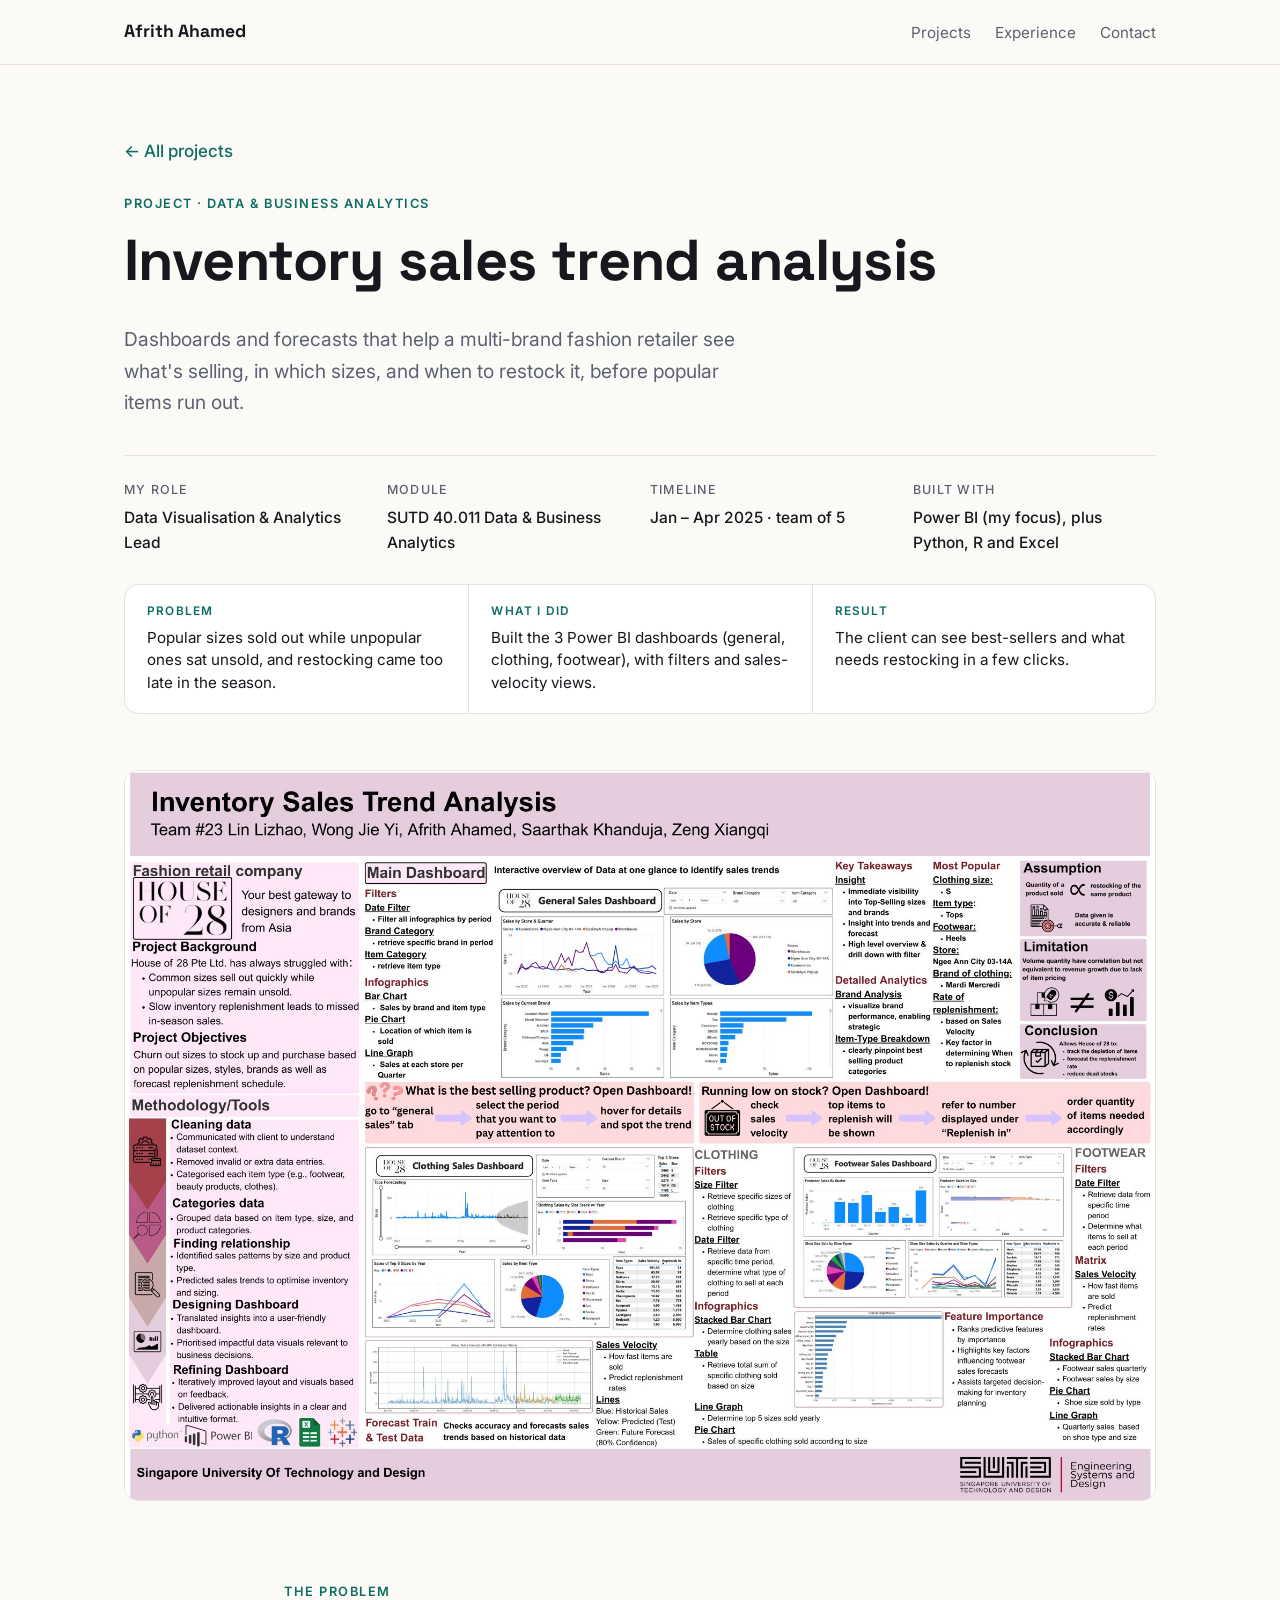
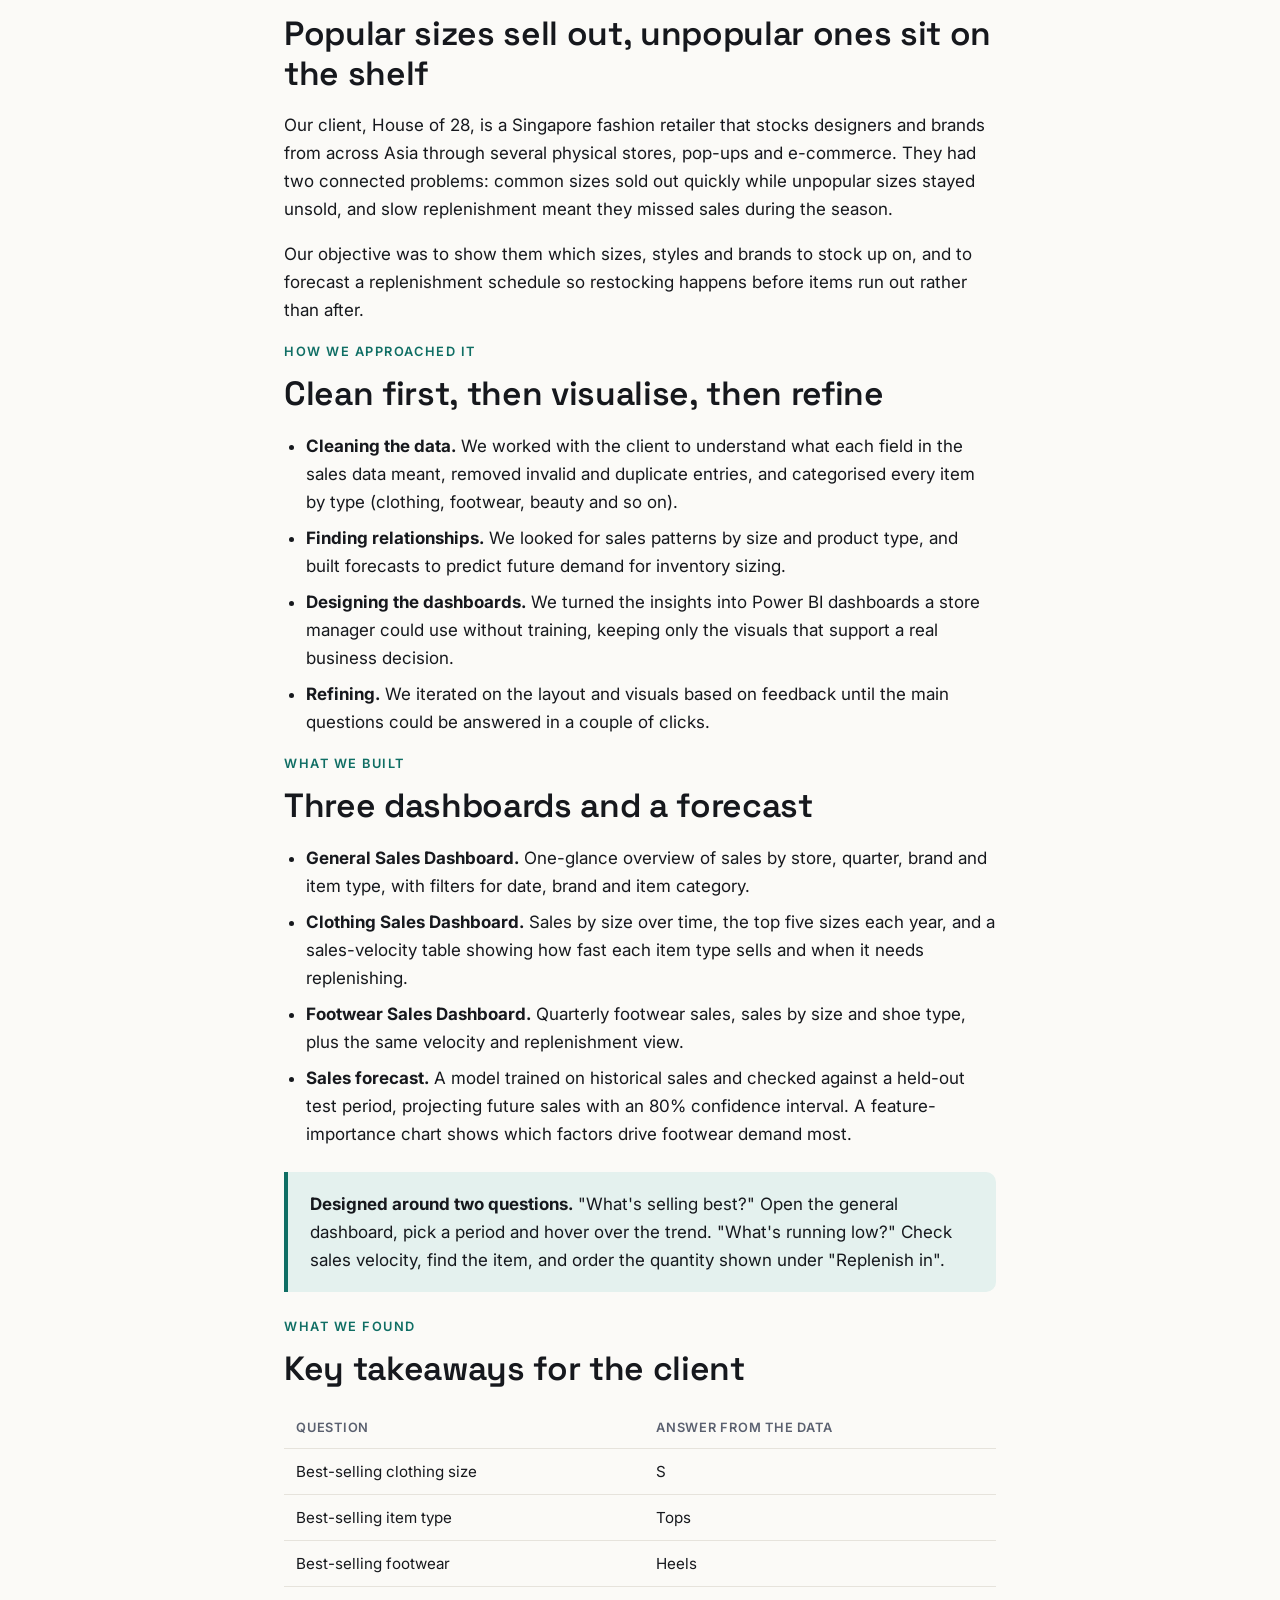
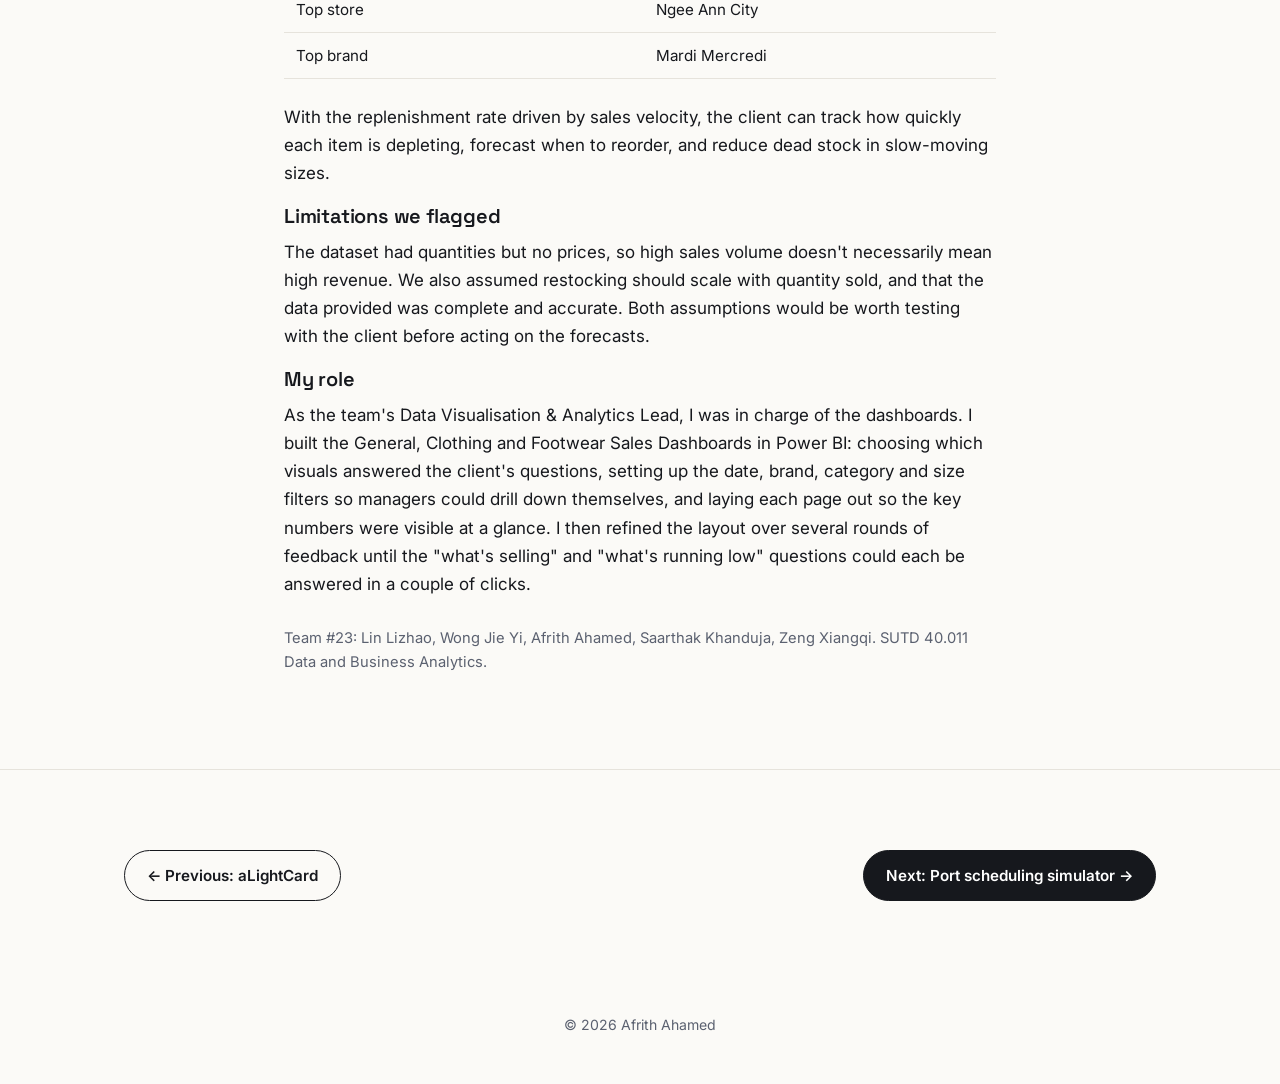
<file: projects/inventory-analytics.html>
<!DOCTYPE html>
<html lang="en">
<head>
  <meta charset="UTF-8">
  <meta name="viewport" content="width=device-width, initial-scale=1.0">
  <title>Inventory Sales Trend Analysis | Afrith Ahamed</title>
  <meta name="description" content="Project: Power BI dashboards and sales forecasting to help a fashion retailer restock the right sizes at the right time.">
  <link rel="preconnect" href="https://fonts.googleapis.com">
  <link rel="preconnect" href="https://fonts.gstatic.com" crossorigin>
  <link href="https://fonts.googleapis.com/css2?family=Inter:wght@400;500;600;700&family=Space+Grotesk:wght@500;600;700&display=swap" rel="stylesheet">
  <link rel="stylesheet" href="../css/style.css?v=4">
</head>
<body>

<nav class="nav">
  <div class="wrap">
    <a class="brand" href="../index.html">Afrith Ahamed</a>
    <ul>
      <li><a href="../index.html#projects">Projects</a></li>
      <li class="hide-sm"><a href="../index.html#experience">Experience</a></li>
      <li><a href="../index.html#contact">Contact</a></li>
    </ul>
  </div>
</nav>

<header class="case-hero">
  <div class="wrap">
    <a class="back" href="../index.html#projects">← All projects</a>
    <span class="eyebrow">Project · Data &amp; business analytics</span>
    <h1>Inventory sales trend analysis</h1>
    <p class="lead">Dashboards and forecasts that help a multi-brand fashion retailer see what's selling, in which sizes, and when to restock it, before popular items run out.</p>
    <div class="facts">
      <div><span>My role</span>Data Visualisation &amp; Analytics Lead</div>
      <div><span>Module</span>SUTD 40.011 Data &amp; Business Analytics</div>
      <div><span>Timeline</span>Jan – Apr 2025 · team of 5</div>
      <div><span>Built with</span>Power BI (my focus), plus Python, R and Excel</div>
    </div>
    <div class="glance">
      <div><span>Problem</span>Popular sizes sold out while unpopular ones sat unsold, and restocking came too late in the season.</div>
      <div><span>What I did</span>Built the 3 Power BI dashboards (general, clothing, footwear), with filters and sales-velocity views.</div>
      <div><span>Result</span>The client can see best-sellers and what needs restocking in a few clicks.</div>
    </div>
  </div>
</header>

<div class="wrap">
  <div class="cover"><img src="../assets/img/dba-poster.jpg" alt="Project poster showing the general, clothing and footwear sales dashboards" style="object-fit:contain;max-height:none;background:#fff;border:1px solid var(--line);border-radius:var(--radius)"></div>
</div>

<section>
  <div class="wrap prose">
    <span class="eyebrow">The problem</span>
    <h2>Popular sizes sell out, unpopular ones sit on the shelf</h2>
    <p>Our client, House of 28, is a Singapore fashion retailer that stocks designers and brands from across Asia through several physical stores, pop-ups and e-commerce. They had two connected problems: common sizes sold out quickly while unpopular sizes stayed unsold, and slow replenishment meant they missed sales during the season.</p>
    <p>Our objective was to show them which sizes, styles and brands to stock up on, and to forecast a replenishment schedule so restocking happens before items run out rather than after.</p>

    <span class="eyebrow">How we approached it</span>
    <h2>Clean first, then visualise, then refine</h2>
    <ul>
      <li><b>Cleaning the data.</b> We worked with the client to understand what each field in the sales data meant, removed invalid and duplicate entries, and categorised every item by type (clothing, footwear, beauty and so on).</li>
      <li><b>Finding relationships.</b> We looked for sales patterns by size and product type, and built forecasts to predict future demand for inventory sizing.</li>
      <li><b>Designing the dashboards.</b> We turned the insights into Power BI dashboards a store manager could use without training, keeping only the visuals that support a real business decision.</li>
      <li><b>Refining.</b> We iterated on the layout and visuals based on feedback until the main questions could be answered in a couple of clicks.</li>
    </ul>

    <span class="eyebrow">What we built</span>
    <h2>Three dashboards and a forecast</h2>
    <ul>
      <li><b>General Sales Dashboard.</b> One-glance overview of sales by store, quarter, brand and item type, with filters for date, brand and item category.</li>
      <li><b>Clothing Sales Dashboard.</b> Sales by size over time, the top five sizes each year, and a sales-velocity table showing how fast each item type sells and when it needs replenishing.</li>
      <li><b>Footwear Sales Dashboard.</b> Quarterly footwear sales, sales by size and shoe type, plus the same velocity and replenishment view.</li>
      <li><b>Sales forecast.</b> A model trained on historical sales and checked against a held-out test period, projecting future sales with an 80% confidence interval. A feature-importance chart shows which factors drive footwear demand most.</li>
    </ul>

    <div class="callout">
      <p><b>Designed around two questions.</b> "What's selling best?" Open the general dashboard, pick a period and hover over the trend. "What's running low?" Check sales velocity, find the item, and order the quantity shown under "Replenish in".</p>
    </div>

    <span class="eyebrow">What we found</span>
    <h2>Key takeaways for the client</h2>
    <table class="simple">
      <thead><tr><th>Question</th><th>Answer from the data</th></tr></thead>
      <tbody>
        <tr><td>Best-selling clothing size</td><td>S</td></tr>
        <tr><td>Best-selling item type</td><td>Tops</td></tr>
        <tr><td>Best-selling footwear</td><td>Heels</td></tr>
        <tr><td>Top store</td><td>Ngee Ann City</td></tr>
        <tr><td>Top brand</td><td>Mardi Mercredi</td></tr>
      </tbody>
    </table>
    <p>With the replenishment rate driven by sales velocity, the client can track how quickly each item is depleting, forecast when to reorder, and reduce dead stock in slow-moving sizes.</p>

    <h3>Limitations we flagged</h3>
    <p>The dataset had quantities but no prices, so high sales volume doesn't necessarily mean high revenue. We also assumed restocking should scale with quantity sold, and that the data provided was complete and accurate. Both assumptions would be worth testing with the client before acting on the forecasts.</p>

    <h3>My role</h3>
    <p>As the team's Data Visualisation &amp; Analytics Lead, I was in charge of the dashboards. I built the General, Clothing and Footwear Sales Dashboards in Power BI: choosing which visuals answered the client's questions, setting up the date, brand, category and size filters so managers could drill down themselves, and laying each page out so the key numbers were visible at a glance. I then refined the layout over several rounds of feedback until the "what's selling" and "what's running low" questions could each be answered in a couple of clicks.</p>

    <p style="margin-top:28px;color:var(--muted);font-size:.92rem">Team #23: Lin Lizhao, Wong Jie Yi, Afrith Ahamed, Saarthak Khanduja, Zeng Xiangqi. SUTD 40.011 Data and Business Analytics.</p>
  </div>
</section>

<section>
  <div class="wrap next">
    <a class="btn" href="alightcard.html">← Previous: aLightCard</a>
    <a class="btn primary" href="port-scheduling-simulator.html">Next: Port scheduling simulator →</a>
  </div>
</section>

<footer>
  <div class="wrap">© 2026 Afrith Ahamed</div>
</footer>

</body>
</html>
</file>
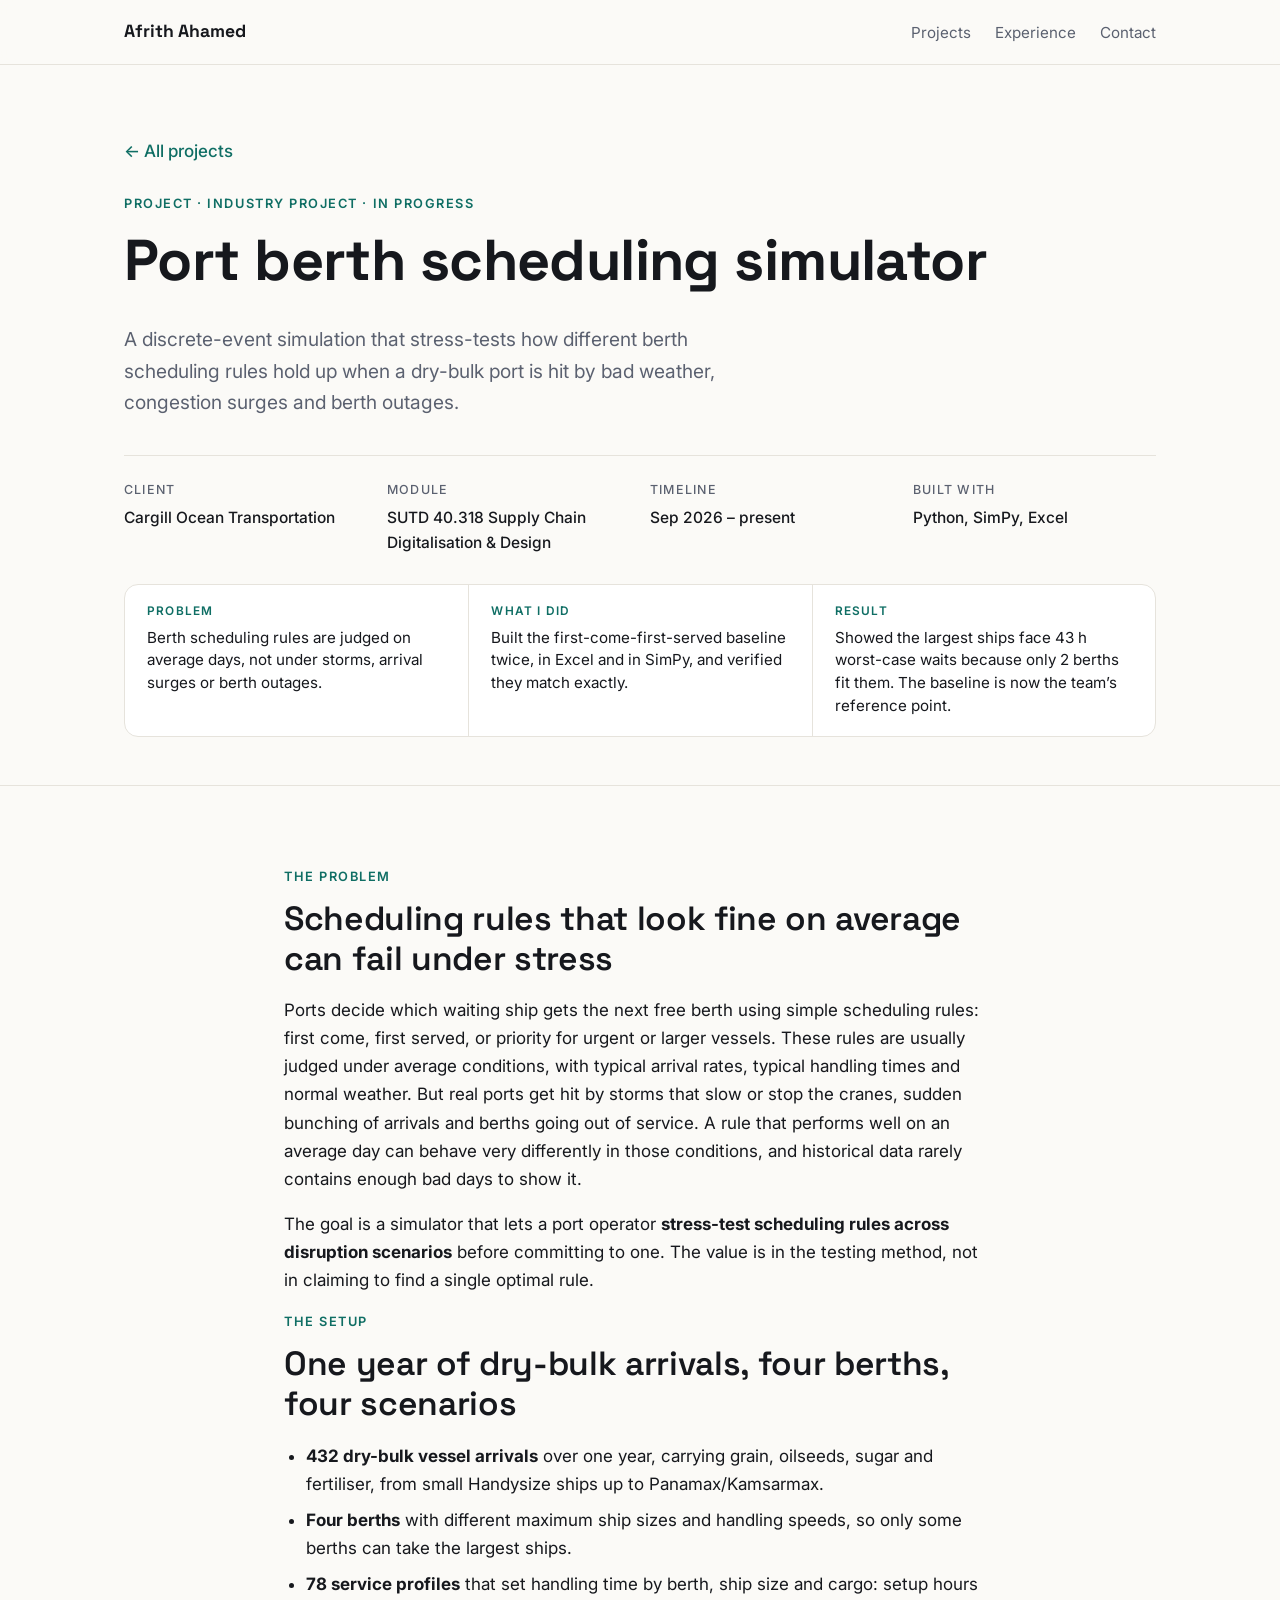
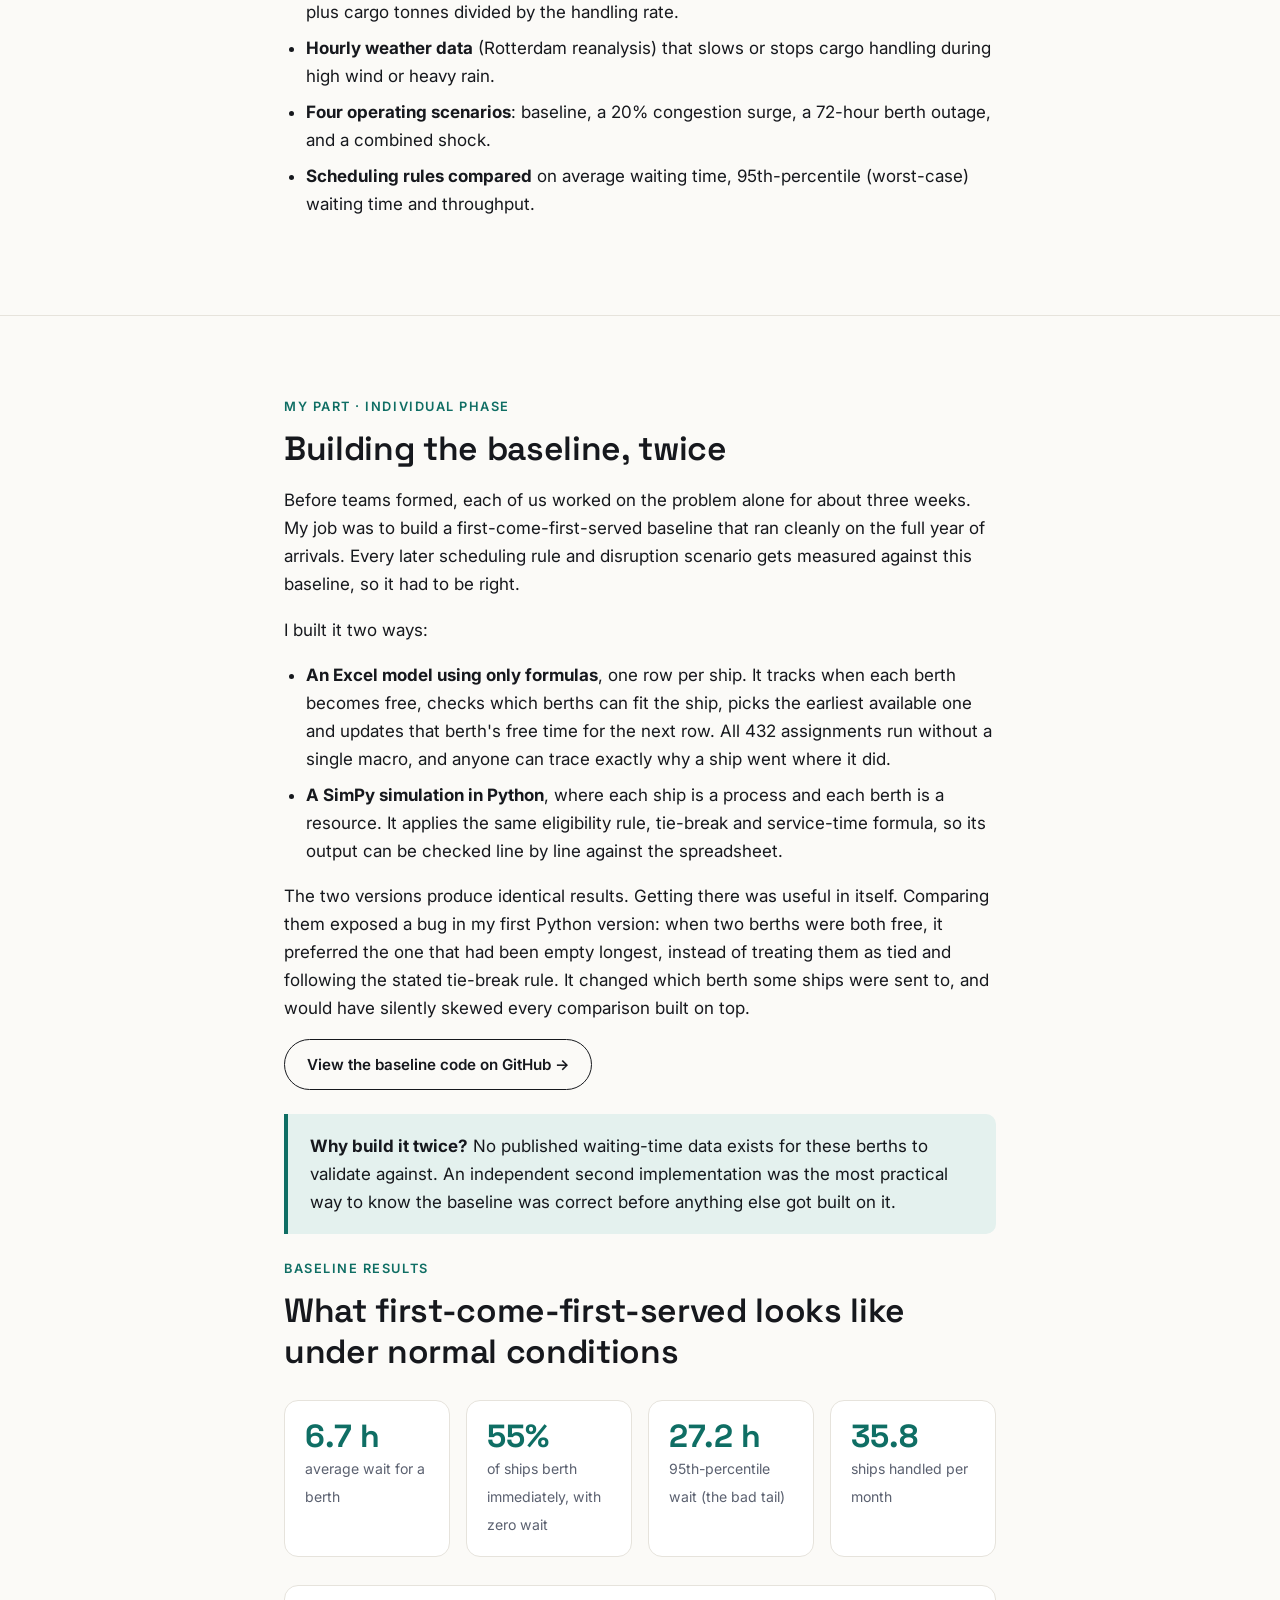
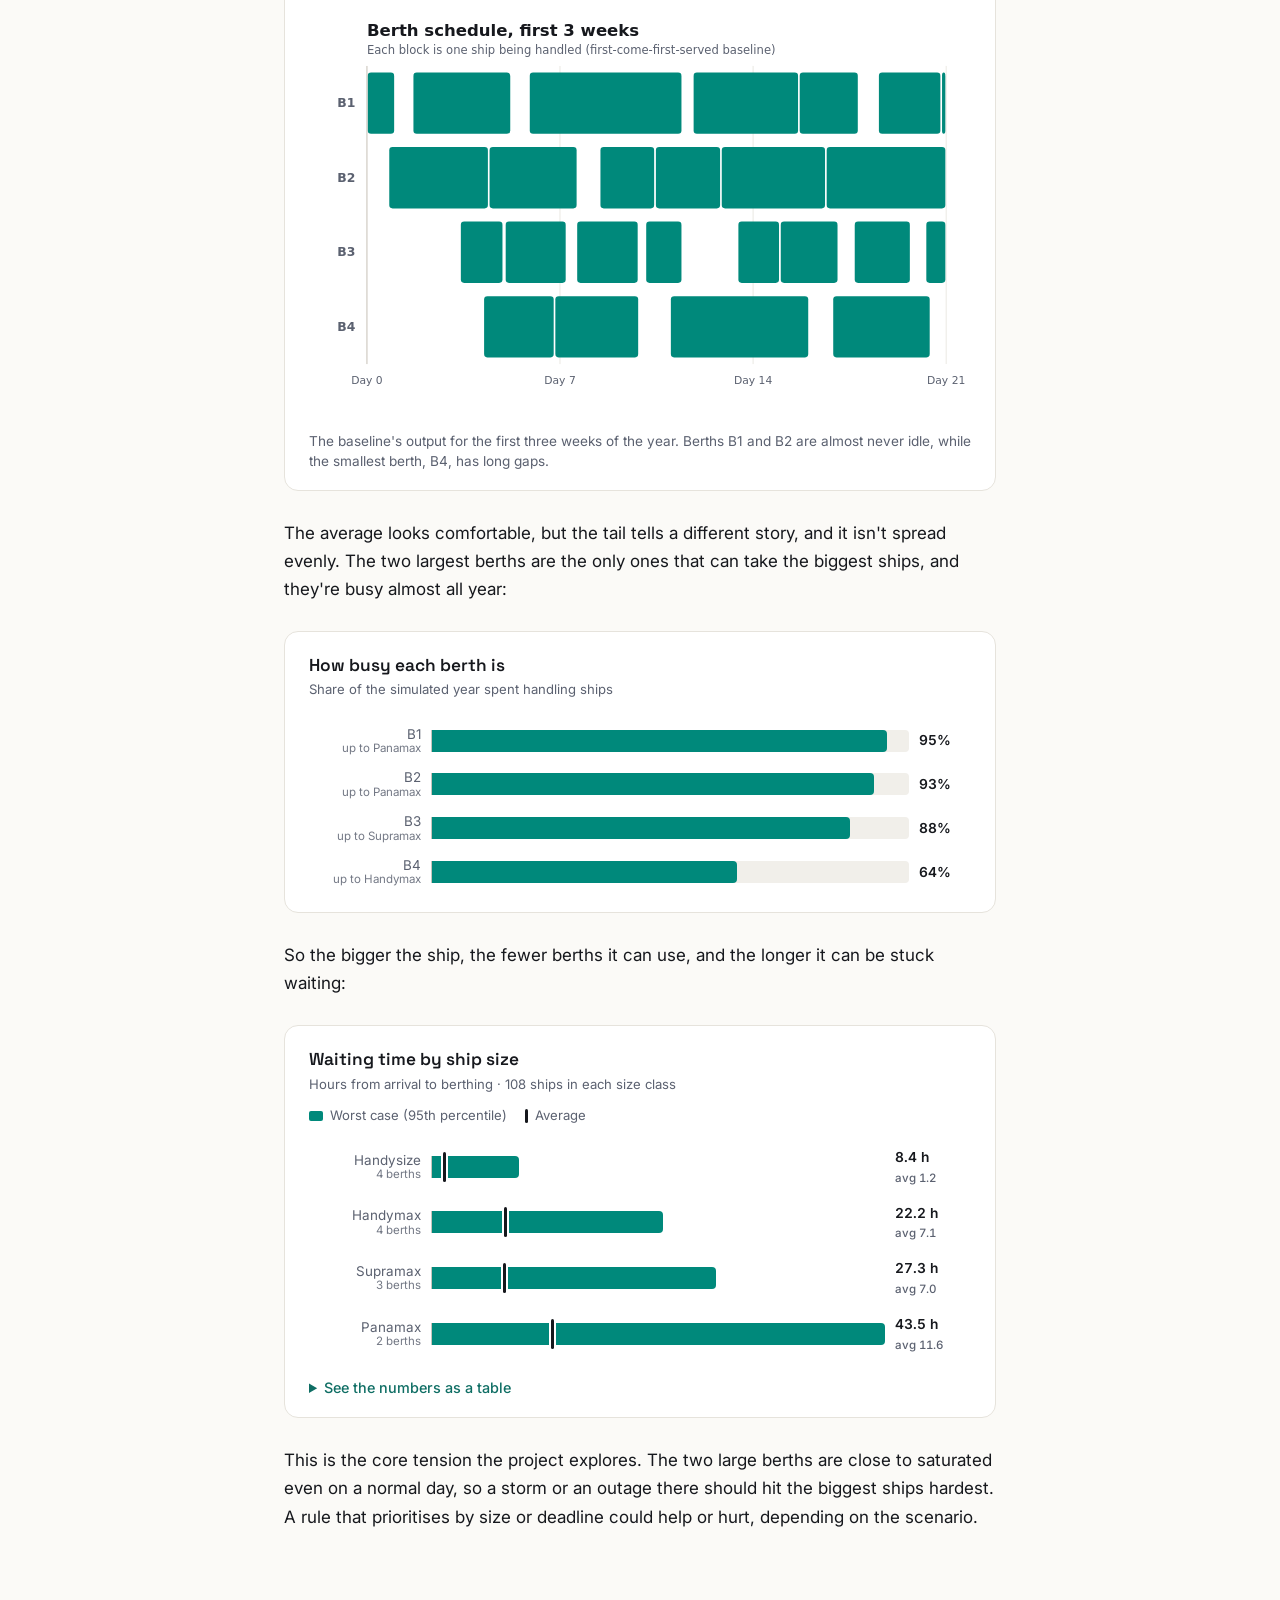
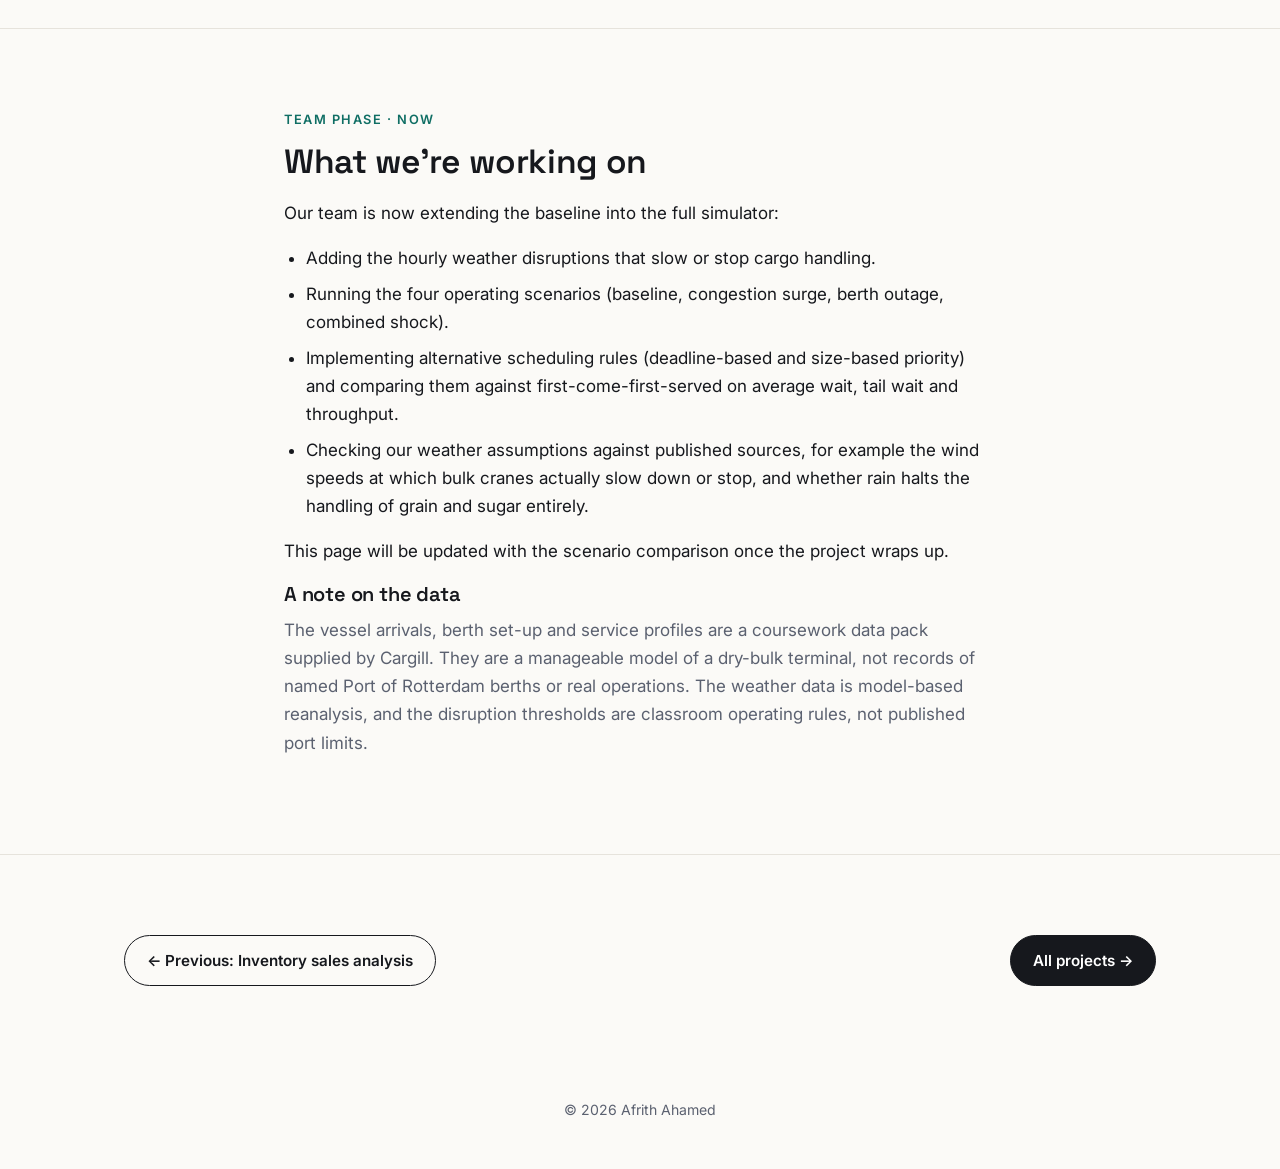
<file: projects/port-scheduling-simulator.html>
<!DOCTYPE html>
<html lang="en">
<head>
  <meta charset="UTF-8">
  <meta name="viewport" content="width=device-width, initial-scale=1.0">
  <title>Port Berth Scheduling Simulator | Afrith Ahamed</title>
  <meta name="description" content="Project (in progress): a SimPy discrete-event simulator that stress-tests port berth scheduling rules under disruption, built for Cargill Ocean Transportation.">
  <link rel="preconnect" href="https://fonts.googleapis.com">
  <link rel="preconnect" href="https://fonts.gstatic.com" crossorigin>
  <link href="https://fonts.googleapis.com/css2?family=Inter:wght@400;500;600;700&family=Space+Grotesk:wght@500;600;700&display=swap" rel="stylesheet">
  <link rel="stylesheet" href="../css/style.css?v=4">
</head>
<body>

<nav class="nav">
  <div class="wrap">
    <a class="brand" href="../index.html">Afrith Ahamed</a>
    <ul>
      <li><a href="../index.html#projects">Projects</a></li>
      <li class="hide-sm"><a href="../index.html#experience">Experience</a></li>
      <li><a href="../index.html#contact">Contact</a></li>
    </ul>
  </div>
</nav>

<header class="case-hero">
  <div class="wrap">
    <a class="back" href="../index.html#projects">← All projects</a>
    <span class="eyebrow">Project · Industry project · In progress</span>
    <h1>Port berth scheduling simulator</h1>
    <p class="lead">A discrete-event simulation that stress-tests how different berth scheduling rules hold up when a dry-bulk port is hit by bad weather, congestion surges and berth outages.</p>
    <div class="facts">
      <div><span>Client</span>Cargill Ocean Transportation</div>
      <div><span>Module</span>SUTD 40.318 Supply Chain Digitalisation &amp; Design</div>
      <div><span>Timeline</span>Sep 2026 – present</div>
      <div><span>Built with</span>Python, SimPy, Excel</div>
    </div>
    <div class="glance">
      <div><span>Problem</span>Berth scheduling rules are judged on average days, not under storms, arrival surges or berth outages.</div>
      <div><span>What I did</span>Built the first-come-first-served baseline twice, in Excel and in SimPy, and verified they match exactly.</div>
      <div><span>Result</span>Showed the largest ships face 43 h worst-case waits because only 2 berths fit them. The baseline is now the team’s reference point.</div>
    </div>
  </div>
</header>

<section style="border-top:1px solid var(--line)">
  <div class="wrap prose">
    <span class="eyebrow">The problem</span>
    <h2>Scheduling rules that look fine on average can fail under stress</h2>
    <p>Ports decide which waiting ship gets the next free berth using simple scheduling rules: first come, first served, or priority for urgent or larger vessels. These rules are usually judged under average conditions, with typical arrival rates, typical handling times and normal weather. But real ports get hit by storms that slow or stop the cranes, sudden bunching of arrivals and berths going out of service. A rule that performs well on an average day can behave very differently in those conditions, and historical data rarely contains enough bad days to show it.</p>
    <p>The goal is a simulator that lets a port operator <b>stress-test scheduling rules across disruption scenarios</b> before committing to one. The value is in the testing method, not in claiming to find a single optimal rule.</p>

    <span class="eyebrow">The setup</span>
    <h2>One year of dry-bulk arrivals, four berths, four scenarios</h2>
    <ul>
      <li><b>432 dry-bulk vessel arrivals</b> over one year, carrying grain, oilseeds, sugar and fertiliser, from small Handysize ships up to Panamax/Kamsarmax.</li>
      <li><b>Four berths</b> with different maximum ship sizes and handling speeds, so only some berths can take the largest ships.</li>
      <li><b>78 service profiles</b> that set handling time by berth, ship size and cargo: setup hours plus cargo tonnes divided by the handling rate.</li>
      <li><b>Hourly weather data</b> (Rotterdam reanalysis) that slows or stops cargo handling during high wind or heavy rain.</li>
      <li><b>Four operating scenarios</b>: baseline, a 20% congestion surge, a 72-hour berth outage, and a combined shock.</li>
      <li><b>Scheduling rules compared</b> on average waiting time, 95th-percentile (worst-case) waiting time and throughput.</li>
    </ul>
  </div>
</section>

<section>
  <div class="wrap prose">
    <span class="eyebrow">My part · Individual phase</span>
    <h2>Building the baseline, twice</h2>
    <p>Before teams formed, each of us worked on the problem alone for about three weeks. My job was to build a first-come-first-served baseline that ran cleanly on the full year of arrivals. Every later scheduling rule and disruption scenario gets measured against this baseline, so it had to be right.</p>
    <p>I built it two ways:</p>
    <ul>
      <li><b>An Excel model using only formulas</b>, one row per ship. It tracks when each berth becomes free, checks which berths can fit the ship, picks the earliest available one and updates that berth's free time for the next row. All 432 assignments run without a single macro, and anyone can trace exactly why a ship went where it did.</li>
      <li><b>A SimPy simulation in Python</b>, where each ship is a process and each berth is a resource. It applies the same eligibility rule, tie-break and service-time formula, so its output can be checked line by line against the spreadsheet.</li>
    </ul>
    <p>The two versions produce identical results. Getting there was useful in itself. Comparing them exposed a bug in my first Python version: when two berths were both free, it preferred the one that had been empty longest, instead of treating them as tied and following the stated tie-break rule. It changed which berth some ships were sent to, and would have silently skewed every comparison built on top.</p>

    <p><a class="btn" href="https://github.com/afrithahamed168-code/port-berth-fcfs-baseline" target="_blank" rel="noopener">View the baseline code on GitHub →</a></p>

    <div class="callout">
      <p><b>Why build it twice?</b> No published waiting-time data exists for these berths to validate against. An independent second implementation was the most practical way to know the baseline was correct before anything else got built on it.</p>
    </div>

    <span class="eyebrow">Baseline results</span>
    <h2>What first-come-first-served looks like under normal conditions</h2>
    <div class="stats">
      <div class="stat"><b>6.7 h</b><span>average wait for a berth</span></div>
      <div class="stat"><b>55%</b><span>of ships berth immediately, with zero wait</span></div>
      <div class="stat"><b>27.2 h</b><span>95th-percentile wait (the bad tail)</span></div>
      <div class="stat"><b>35.8</b><span>ships handled per month</span></div>
    </div>

    <figure class="chart-fig">
      <img src="../assets/img/port-gantt.svg" alt="Gantt-style chart of the first three weeks: each block is one ship being handled at berths B1 to B4. B1 and B2 are almost never idle; B4 has long gaps." loading="lazy">
      <figcaption>The baseline's output for the first three weeks of the year. Berths B1 and B2 are almost never idle, while the smallest berth, B4, has long gaps.</figcaption>
    </figure>

    <p>The average looks comfortable, but the tail tells a different story, and it isn't spread evenly. The two largest berths are the only ones that can take the biggest ships, and they're busy almost all year:</p>

    <figure class="chart-fig" aria-label="Bar chart: share of the year each berth is busy handling ships">
      <div class="hc-title">How busy each berth is</div>
      <div class="hc-sub">Share of the simulated year spent handling ships</div>
      <div class="hc-row util" title="B1: busy 95% of the year · takes ships up to Panamax/Kamsarmax · 124 ships">
        <span class="hc-label">B1<small>up to Panamax</small></span><span class="hc-track full"><span class="hc-bar" style="width:95.3%"></span></span><span class="hc-val">95%</span>
      </div>
      <div class="hc-row util" title="B2: busy 93% of the year · takes ships up to Panamax/Kamsarmax · 109 ships">
        <span class="hc-label">B2<small>up to Panamax</small></span><span class="hc-track full"><span class="hc-bar" style="width:92.6%"></span></span><span class="hc-val">93%</span>
      </div>
      <div class="hc-row util" title="B3: busy 88% of the year · takes ships up to Supramax/Ultramax · 112 ships">
        <span class="hc-label">B3<small>up to Supramax</small></span><span class="hc-track full"><span class="hc-bar" style="width:87.7%"></span></span><span class="hc-val">88%</span>
      </div>
      <div class="hc-row util" title="B4: busy 64% of the year · takes ships up to Handymax · 87 ships">
        <span class="hc-label">B4<small>up to Handymax</small></span><span class="hc-track full"><span class="hc-bar" style="width:64.0%"></span></span><span class="hc-val">64%</span>
      </div>
    </figure>

    <p>So the bigger the ship, the fewer berths it can use, and the longer it can be stuck waiting:</p>

    <figure class="chart-fig" aria-label="Bullet chart: worst-case and average waiting time by ship size">
      <div class="hc-title">Waiting time by ship size</div>
      <div class="hc-sub">Hours from arrival to berthing · 108 ships in each size class</div>
      <div class="hc-legend"><span><i class="lg-bar"></i>Worst case (95th percentile)</span><span><i class="lg-avg"></i>Average</span></div>
      <div class="hc-row wide" title="Handysize: worst case 8.4 h, average 1.2 h · can use all 4 berths">
        <span class="hc-label">Handysize<small>4 berths</small></span><span class="hc-track"><span class="hc-bar" style="width:19.3%"></span><span class="hc-avg" style="left:2.8%"></span></span><span class="hc-val">8.4 h<small>avg 1.2</small></span>
      </div>
      <div class="hc-row wide" title="Handymax: worst case 22.2 h, average 7.1 h · can use all 4 berths">
        <span class="hc-label">Handymax<small>4 berths</small></span><span class="hc-track"><span class="hc-bar" style="width:51.0%"></span><span class="hc-avg" style="left:16.3%"></span></span><span class="hc-val">22.2 h<small>avg 7.1</small></span>
      </div>
      <div class="hc-row wide" title="Supramax / Ultramax: worst case 27.3 h, average 7.0 h · can use 3 berths">
        <span class="hc-label">Supramax<small>3 berths</small></span><span class="hc-track"><span class="hc-bar" style="width:62.8%"></span><span class="hc-avg" style="left:16.1%"></span></span><span class="hc-val">27.3 h<small>avg 7.0</small></span>
      </div>
      <div class="hc-row wide" title="Panamax / Kamsarmax: worst case 43.5 h, average 11.6 h · can use only 2 berths">
        <span class="hc-label">Panamax<small>2 berths</small></span><span class="hc-track"><span class="hc-bar" style="width:100%"></span><span class="hc-avg" style="left:26.7%"></span></span><span class="hc-val">43.5 h<small>avg 11.6</small></span>
      </div>
      <details class="hc-table">
        <summary>See the numbers as a table</summary>
        <table class="simple">
          <thead><tr><th>Ship size</th><th>Berths it can use</th><th>Avg. wait</th><th>95th-pct wait</th></tr></thead>
          <tbody>
            <tr><td>Handysize (smallest)</td><td>All 4</td><td>1.2 h</td><td>8.4 h</td></tr>
            <tr><td>Handymax</td><td>All 4</td><td>7.1 h</td><td>22.2 h</td></tr>
            <tr><td>Supramax / Ultramax</td><td>3</td><td>7.0 h</td><td>27.3 h</td></tr>
            <tr><td>Panamax / Kamsarmax (largest)</td><td>2</td><td>11.6 h</td><td>43.5 h</td></tr>
          </tbody>
        </table>
      </details>
    </figure>

    <p>This is the core tension the project explores. The two large berths are close to saturated even on a normal day, so a storm or an outage there should hit the biggest ships hardest. A rule that prioritises by size or deadline could help or hurt, depending on the scenario.</p>
  </div>
</section>

<section>
  <div class="wrap prose">
    <span class="eyebrow">Team phase · Now</span>
    <h2>What we're working on</h2>
    <p>Our team is now extending the baseline into the full simulator:</p>
    <ul>
      <li>Adding the hourly weather disruptions that slow or stop cargo handling.</li>
      <li>Running the four operating scenarios (baseline, congestion surge, berth outage, combined shock).</li>
      <li>Implementing alternative scheduling rules (deadline-based and size-based priority) and comparing them against first-come-first-served on average wait, tail wait and throughput.</li>
      <li>Checking our weather assumptions against published sources, for example the wind speeds at which bulk cranes actually slow down or stop, and whether rain halts the handling of grain and sugar entirely.</li>
    </ul>
    <p>This page will be updated with the scenario comparison once the project wraps up.</p>

    <h3>A note on the data</h3>
    <p style="color:var(--muted)">The vessel arrivals, berth set-up and service profiles are a coursework data pack supplied by Cargill. They are a manageable model of a dry-bulk terminal, not records of named Port of Rotterdam berths or real operations. The weather data is model-based reanalysis, and the disruption thresholds are classroom operating rules, not published port limits.</p>
  </div>
</section>

<section>
  <div class="wrap next">
    <a class="btn" href="inventory-analytics.html">← Previous: Inventory sales analysis</a>
    <a class="btn primary" href="../index.html#projects">All projects →</a>
  </div>
</section>

<footer>
  <div class="wrap">© 2026 Afrith Ahamed</div>
</footer>

</body>
</html>
</file>
<file: css/style.css>
/* ===== Afrith Ahamed — portfolio styles ===== */
:root {
  --bg: #fbfaf7;
  --surface: #ffffff;
  --ink: #16181d;
  --muted: #5b6170;
  --line: #e6e3dc;
  --accent: #0f6e64;
  --accent-soft: #e4f1ee;
  --max: 1080px;
  --radius: 14px;
  --font-body: "Inter", system-ui, -apple-system, "Segoe UI", Roboto, sans-serif;
  --font-head: "Space Grotesk", "Inter", system-ui, sans-serif;
}

* { box-sizing: border-box; }
html { scroll-behavior: smooth; }
body {
  margin: 0;
  font-family: var(--font-body);
  font-size: 17px;
  line-height: 1.65;
  color: var(--ink);
  background: var(--bg);
  -webkit-font-smoothing: antialiased;
}
img { max-width: 100%; display: block; }
a { color: var(--accent); text-decoration-thickness: 1px; text-underline-offset: 3px; }
a:hover { text-decoration-thickness: 2px; }
h1, h2, h3, h4 { font-family: var(--font-head); line-height: 1.2; margin: 0 0 .5em; letter-spacing: -0.01em; }
h1 { font-size: clamp(2.4rem, 5vw, 3.6rem); font-weight: 700; }
h2 { font-size: clamp(1.6rem, 3vw, 2.1rem); font-weight: 600; }
h3 { font-size: 1.25rem; font-weight: 600; }
p { margin: 0 0 1em; }

.wrap { max-width: var(--max); margin: 0 auto; padding: 0 24px; }
.narrow { max-width: 760px; }

/* ----- Nav ----- */
.nav {
  position: sticky; top: 0; z-index: 10;
  background: rgba(251, 250, 247, 0.9);
  backdrop-filter: blur(8px);
  border-bottom: 1px solid var(--line);
}
.nav .wrap { display: flex; align-items: center; justify-content: space-between; height: 64px; }
.brand { white-space: nowrap; font-family: var(--font-head); font-weight: 700; color: var(--ink); text-decoration: none; font-size: 1.1rem; }
.nav ul { list-style: none; display: flex; gap: 24px; margin: 0; padding: 0; }
.nav ul a { color: var(--muted); text-decoration: none; font-size: .95rem; }
.nav ul a:hover { color: var(--ink); }
@media (max-width: 640px) { .nav ul { gap: 14px; } .nav ul a { font-size: .88rem; } .nav ul li.hide-sm { display: none; } }

/* ----- Sections ----- */
section { padding: 80px 0; }
section + section { border-top: 1px solid var(--line); }
.eyebrow {
  font-size: .8rem; font-weight: 600; letter-spacing: .12em; text-transform: uppercase;
  color: var(--accent); margin-bottom: 12px; display: block;
}
.lead { font-size: 1.2rem; color: var(--muted); max-width: 640px; }

/* ----- Hero ----- */
.hero { padding: 96px 0 80px; }
.hero .wrap { display: grid; grid-template-columns: 1.3fr 1fr; gap: 56px; align-items: center; }
.hero-img { border-radius: var(--radius); overflow: hidden; box-shadow: 0 20px 50px -24px rgba(0,0,0,.35); }
.hero-img img { aspect-ratio: 5/4; object-fit: cover; width: 100%; }
.hero .meta { display: flex; flex-wrap: wrap; gap: 8px 20px; color: var(--muted); font-size: .95rem; margin: 20px 0 28px; }
.hero .meta span::before { content: "• "; color: var(--accent); }
@media (max-width: 820px) { .hero .wrap { grid-template-columns: 1fr; } .hero-img { order: -1; } }

.btns { display: flex; flex-wrap: wrap; gap: 12px; }
.btn {
  display: inline-block; padding: 12px 22px; border-radius: 999px; font-weight: 600; font-size: .95rem;
  text-decoration: none; border: 1.5px solid var(--ink); color: var(--ink);
}
.btn.primary { background: var(--ink); color: #fff; }
.btn:hover { transform: translateY(-1px); }

/* ----- Project cards ----- */
.grid { display: grid; grid-template-columns: repeat(2, 1fr); gap: 24px; margin-top: 36px; }
@media (max-width: 760px) { .grid { grid-template-columns: 1fr; } }
.card {
  background: var(--surface); border: 1px solid var(--line); border-radius: var(--radius);
  overflow: hidden; display: flex; flex-direction: column; color: inherit; text-decoration: none;
  transition: box-shadow .2s, transform .2s;
}
a.card:hover { box-shadow: 0 16px 40px -20px rgba(0,0,0,.3); transform: translateY(-3px); }
.card img { aspect-ratio: 16/10; object-fit: cover; width: 100%; border-bottom: 1px solid var(--line); }
.card .body { padding: 22px 24px 26px; display: flex; flex-direction: column; flex: 1; }
.card .when { font-size: .85rem; color: var(--muted); margin-bottom: 6px; }
.card p { color: var(--muted); font-size: .97rem; }
.card .more { margin-top: auto; font-weight: 600; color: var(--accent); font-size: .95rem; }
.card.plain .body { padding-top: 26px; }
.badge {
  display: inline-block; font-size: .72rem; font-weight: 700; letter-spacing: .06em; text-transform: uppercase;
  background: #fff4dc; color: #8a5a00; padding: 3px 9px; border-radius: 999px; margin-left: 6px; vertical-align: middle;
}

.tags { display: flex; flex-wrap: wrap; gap: 6px; margin: 4px 0 16px; padding: 0; list-style: none; }
.tags li { font-size: .78rem; background: var(--accent-soft); color: var(--accent); padding: 3px 10px; border-radius: 999px; font-weight: 500; }

/* ----- Timeline (experience) ----- */
.timeline { margin-top: 32px; }
.job { display: grid; grid-template-columns: 200px 1fr; gap: 24px; padding: 24px 0; border-top: 1px solid var(--line); }
.job:first-child { border-top: none; padding-top: 0; }
.job .date { color: var(--muted); font-size: .92rem; padding-top: 3px; }
.job h3 { margin-bottom: 2px; }
.job .org { color: var(--muted); margin-bottom: 10px; }
.job ul { margin: 0; padding-left: 20px; }
.job li { margin-bottom: 6px; }
@media (max-width: 640px) { .job { grid-template-columns: 1fr; gap: 4px; } }

/* ----- Skills ----- */
.skills { display: grid; grid-template-columns: repeat(3, 1fr); gap: 24px; margin-top: 32px; }
@media (max-width: 820px) { .skills { grid-template-columns: 1fr; } }
.skill-box { background: var(--surface); border: 1px solid var(--line); border-radius: var(--radius); padding: 22px 24px; }
.skill-box h3 { font-size: 1.05rem; }
.skill-box .tags { margin-bottom: 0; }

/* ----- Education ----- */
.edu { display: grid; grid-template-columns: 1fr 1fr; gap: 24px; margin-top: 32px; }
@media (max-width: 760px) { .edu { grid-template-columns: 1fr; } }
.edu .skill-box p { color: var(--muted); margin-bottom: 0; }

/* ----- Contact ----- */
.contact { text-align: center; }
.contact .lead { margin: 0 auto 28px; }
.contact .btns { justify-content: center; }

footer { padding: 32px 0 48px; color: var(--muted); font-size: .88rem; text-align: center; }

/* ===== Case study pages ===== */
.case-hero { padding: 72px 0 48px; }
.back { display: inline-block; margin-bottom: 28px; text-decoration: none; font-weight: 500; }
.facts {
  display: grid; grid-template-columns: repeat(4, 1fr); gap: 20px; margin: 36px 0 0; padding: 24px 0 0;
  border-top: 1px solid var(--line);
}
.facts div span { display: block; font-size: .78rem; text-transform: uppercase; letter-spacing: .1em; color: var(--muted); margin-bottom: 4px; }
.facts div { font-weight: 500; font-size: .97rem; }
@media (max-width: 760px) { .facts { grid-template-columns: 1fr 1fr; } }

.cover { border-radius: var(--radius); overflow: hidden; margin-top: 8px; }
.cover img { width: 100%; max-height: 520px; object-fit: cover; }

.prose { max-width: 760px; }
.prose h2 { margin-top: 8px; }
.prose ul { padding-left: 22px; }
.prose li { margin-bottom: 8px; }

.stats { display: grid; grid-template-columns: repeat(4, 1fr); gap: 16px; margin: 28px 0; }
@media (max-width: 760px) { .stats { grid-template-columns: 1fr 1fr; } }
.stat { background: var(--surface); border: 1px solid var(--line); border-radius: var(--radius); padding: 18px 20px; }
.stat b { display: block; font-family: var(--font-head); font-size: 2rem; color: var(--accent); line-height: 1.1; }
.stat span { font-size: .88rem; color: var(--muted); }

.gallery { display: grid; grid-template-columns: repeat(3, 1fr); gap: 16px; margin: 28px 0; }
.gallery.two { grid-template-columns: repeat(2, 1fr); }
@media (max-width: 640px) { .gallery, .gallery.two { grid-template-columns: 1fr 1fr; } }
.gallery figure { margin: 0; }
.gallery img { width: 100%; aspect-ratio: 4/3; object-fit: cover; border-radius: 10px; border: 1px solid var(--line); background: #fff; }
.gallery img.contain { object-fit: contain; }
figcaption { font-size: .85rem; color: var(--muted); margin-top: 8px; line-height: 1.45; }

.callout {
  background: var(--accent-soft); border-left: 4px solid var(--accent); border-radius: 0 10px 10px 0;
  padding: 18px 22px; margin: 24px 0;
}
.callout p:last-child { margin-bottom: 0; }

.formula {
  font-family: "Space Grotesk", monospace; font-size: 1.15rem; background: var(--surface);
  border: 1px solid var(--line); border-radius: 10px; padding: 16px 20px; margin: 16px 0; text-align: center;
}

table.simple { width: 100%; border-collapse: collapse; margin: 16px 0 24px; font-size: .95rem; }
table.simple th, table.simple td { text-align: left; padding: 10px 12px; border-bottom: 1px solid var(--line); }
table.simple th { font-size: .8rem; text-transform: uppercase; letter-spacing: .06em; color: var(--muted); font-weight: 600; }

.posters { display: grid; grid-template-columns: repeat(3, 1fr); gap: 20px; margin-top: 28px; }
.posters.one { grid-template-columns: 1fr; }
@media (max-width: 640px) { .posters { grid-template-columns: 1fr; } }
.posters a { display: block; text-decoration: none; color: var(--muted); font-size: .88rem; }
.posters img { border-radius: 10px; border: 1px solid var(--line); margin-bottom: 8px; }

.next { display: flex; justify-content: space-between; gap: 16px; flex-wrap: wrap; }

/* ----- Hero chart (baseline simulation results) ----- */
.hero-chart {
  display: block; background: var(--surface); border: 1px solid var(--line); border-radius: var(--radius);
  padding: 24px 26px 20px; color: var(--ink); text-decoration: none;
  box-shadow: 0 20px 50px -28px rgba(0,0,0,.28); transition: box-shadow .2s, transform .2s;
}
.hero-chart:hover { transform: translateY(-3px); box-shadow: 0 24px 54px -26px rgba(0,0,0,.34); }
.hc-title { font-family: var(--font-head); font-weight: 600; font-size: 1.08rem; line-height: 1.3; }
.hc-sub { color: var(--muted); font-size: .82rem; margin: 4px 0 20px; line-height: 1.4; }
.hc-row { display: grid; grid-template-columns: 112px 1fr 52px; align-items: center; gap: 10px; padding: 7px 0; border-radius: 6px; }
.hc-row:hover { background: #f3f1ec; }
.hc-label { font-size: .84rem; color: var(--muted); text-align: right; line-height: 1.2; }
.hc-label small { display: block; font-size: .72rem; opacity: .85; }
.hc-track { height: 22px; border-left: 1px solid #c9c5bc; display: flex; align-items: center; }
.hc-bar { height: 22px; background: #00897b; border-radius: 0 4px 4px 0; display: block; }
.hc-val { font-size: .86rem; font-weight: 600; color: var(--ink); font-variant-numeric: tabular-nums; }
.hc-foot { margin-top: 16px; padding-top: 14px; border-top: 1px solid var(--line); font-size: .85rem; color: var(--muted); }
.hc-foot b { color: var(--accent); font-weight: 600; }
@media (max-width: 420px) { .hero-chart { padding: 20px 16px 16px; } .hc-row { grid-template-columns: 92px 1fr 46px; } }

/* ----- v3: code thumbnail, at-a-glance, calmer tags, mobile nav ----- */
.code-thumb { aspect-ratio: 16/10; background: #16181d; border-bottom: 1px solid var(--line); display: flex; flex-direction: column; overflow: hidden; }
.ct-bar { display: flex; align-items: center; gap: 6px; padding: 10px 14px; background: #23262d; }
.ct-bar i { width: 10px; height: 10px; border-radius: 50%; background: #4a4f5a; display: block; }
.ct-bar span { margin-left: 8px; font-size: .75rem; color: #9aa0ad; font-family: ui-monospace, Menlo, Consolas, monospace; }
.code-thumb pre { margin: auto 0; padding: 18px 24px; color: #d7dae0; font-family: ui-monospace, Menlo, Consolas, monospace; font-size: .9rem; line-height: 1.8; white-space: pre; overflow: hidden; }
.code-thumb b { color: #7fd8c9; font-weight: 600; }
.ct-dir { color: #ffffff; font-weight: 600; }
.ct-c { color: #7c8290; }
@media (max-width: 420px) { .code-thumb pre { font-size: .74rem; padding: 14px; } }

.glance { display: grid; grid-template-columns: repeat(3, 1fr); gap: 0; margin-top: 28px; background: var(--surface); border: 1px solid var(--line); border-radius: var(--radius); overflow: hidden; }
.glance div { padding: 18px 22px; border-left: 1px solid var(--line); font-size: .95rem; line-height: 1.5; }
.glance div:first-child { border-left: none; }
.glance span { display: block; font-size: .74rem; font-weight: 600; letter-spacing: .1em; text-transform: uppercase; color: var(--accent); margin-bottom: 6px; }
@media (max-width: 760px) { .glance { grid-template-columns: 1fr; } .glance div { border-left: none; border-top: 1px solid var(--line); } .glance div:first-child { border-top: none; } }

.skill-box .tags li { background: #f1efea; color: var(--ink); }

@media (max-width: 640px) { .nav ul { gap: 18px; } .nav ul a { font-size: .9rem; } }

/* ----- v4: charts inside case studies ----- */
.chart-fig { margin: 28px 0; background: var(--surface); border: 1px solid var(--line); border-radius: var(--radius); padding: 22px 24px 18px; }
.chart-fig > img { width: 100%; border-radius: 8px; }
.chart-fig figcaption { margin-top: 10px; }
.hc-track { position: relative; }
.hc-track.full { background: #f1efea; border-radius: 0 4px 4px 0; }
.hc-row.util { grid-template-columns: 112px 1fr 52px; }
.hc-row.wide { grid-template-columns: 112px 1fr 76px; }
.hc-val small { display: block; font-size: .72rem; font-weight: 500; color: var(--muted); }
.hc-avg { position: absolute; top: -4px; bottom: -4px; width: 3px; margin-left: -1.5px; background: var(--ink); border-radius: 2px; box-shadow: 0 0 0 2px var(--surface); }
.hc-legend { display: flex; flex-wrap: wrap; gap: 18px; font-size: .82rem; color: var(--muted); margin: -8px 0 12px; }
.hc-legend span { display: inline-flex; align-items: center; gap: 7px; }
.lg-bar { width: 14px; height: 10px; background: #00897b; border-radius: 2px; display: inline-block; }
.lg-avg { width: 3px; height: 14px; background: var(--ink); border-radius: 2px; display: inline-block; }
.hc-table { margin-top: 14px; font-size: .9rem; }
.hc-table summary { cursor: pointer; color: var(--accent); font-weight: 500; }
@media (max-width: 420px) { .chart-fig { padding: 18px 14px 14px; } .hc-row.util, .hc-row.wide { grid-template-columns: 84px 1fr 62px; } }
</file>
